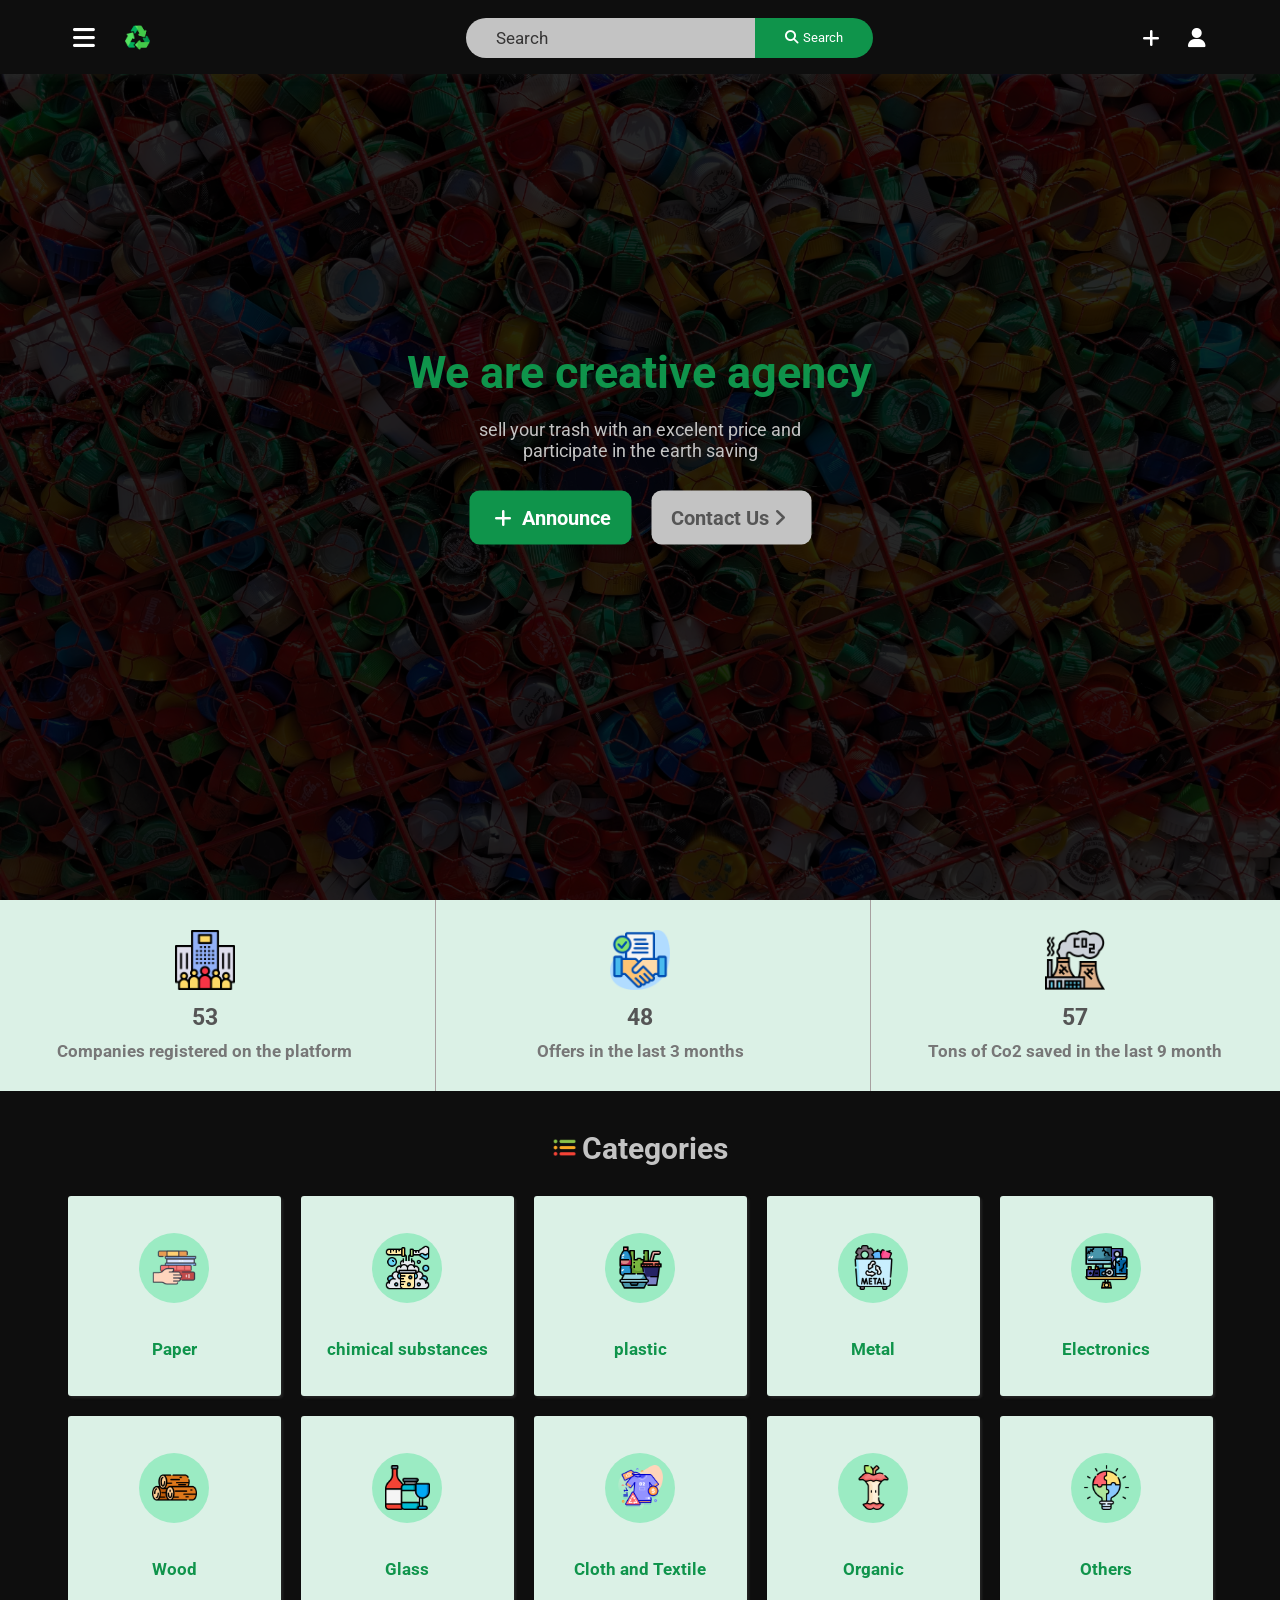
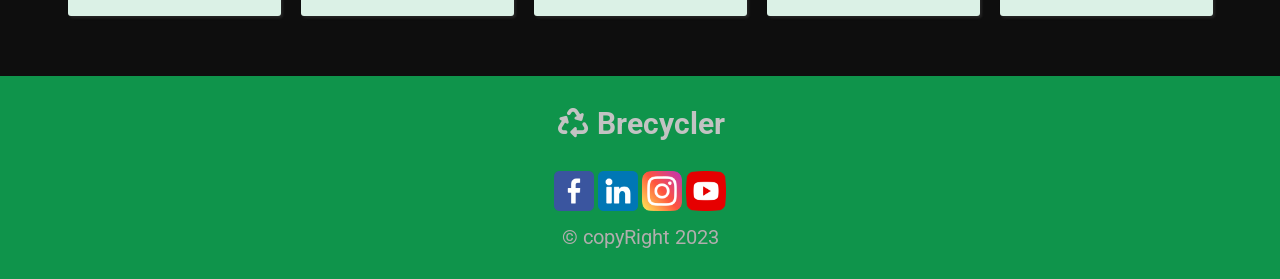
<file: index.html>
<!DOCTYPE html>
<html lang="en">
  <head>
    <meta charset="UTF-8" />
    <meta http-equiv="X-UA-Compatible" content="IE=edge" />
    <meta name="viewport" content="width=device-width, initial-scale=1.0" />
    <link rel="stylesheet" href="./Css/all.min.css" />
    <link rel="stylesheet" href="./Css/all.css" />
    <link rel="stylesheet" href="./Css/style.css" />
    <link rel="stylesheet" href="./Css/regular.css" />
    <link rel="preconnect" href="https://fonts.googleapis.com" />
    <link rel="preconnect" href="https://fonts.gstatic.com" crossorigin />
    <link href="https://fonts.googleapis.com/css2?family=Roboto:ital,wght@0,300;0,500;0,700;1,500;1,700&display=swap" rel="stylesheet">
    <link
      href="https://fonts.googleapis.com/css2?family=Cairo:wght@300;400;500;600;700;900&family=Jomhuria&family=Open+Sans:ital,wght@0,300;0,500;0,700;0,800;1,400;1,800&family=Poppins:ital,wght@0,200;0,500;0,700;0,800;1,100;1,300&family=Roboto:ital,wght@0,100;0,400;0,500;0,700;0,900;1,100;1,300;1,400;1,500;1,700&family=Work+Sans:ital,wght@0,100;0,300;0,400;0,500;1,500;1,700;1,900&display=swap"
      rel="stylesheet"
    />
    <link rel="icon" href="./Imeges/recycle-symbol.png" />
    <title>E-commerce</title>
  </head>
  <body>
       <div class="scrollUp">
         <i class="fa-solid fa-up-long"></i>
       </div>
    <section class="navabr">
      <nav class="nav">
        <div class="container">
          <div class="logo">
            <i class="fa-solid fa-bars" id="fa-bars"></i>
            <img src="./Imeges/recycle-symbol.png" alt="" />
          </div>
          <div class="search">
            <input id="Search" type="text" placeholder="Search" />
            <button>
              <i class="fa-sharp fa-solid fa-magnifying-glass"></i>Search
            </button>
          </div>
          <div class="left-Icons">
            <i
              id="fa-magnifying-glass"
              class="fa-sharp fa-solid fa-magnifying-glass"
            ></i>
           <a href="./newAnnounce.html"> <i class="fa-solid fa-plus"></i></a>
            <!-- <i class="fa-solid fa-cart-shopping"></i> -->
            <a href="./Sign up.html"><i class="fa-solid fa-user"></i></a>
          </div>
        </div>
        <!-- start list -->
        <div class="categoriesList" id="categoriesList">
          <div class="container">
            <div class="nav">
              <img src="./Imeges/recycle-symbol.png" alt="" />
              <i class="fa-solid fa-x"></i>
            </div>
            <div class="probCon">
              <ul class="prob" id="fa-magnifying-glass">
                <li>features</li>
                <li>
                  <i class="fa-solid fa-user-plus"></i> <a href="./Sign up.html">register</a>
                </li>
                <li>
                  <i class="fa-solid fa-plus"></i>
                  <a href="./newAnnounce.html">Add an announce</a>
                </li>
                <li class="search" id="fa-magnifying-glass">
                  <i class="fa-sharp fa-solid fa-magnifying-glass"></i>
                  <a id="fa-magnifying-glass" href="#fa-magnifying-glass"
                    >Search</a
                  >
                </li>
              </ul>
              <!-- <ul class="prob">
                <li>language</li>
                <li>English</li>
                <li>frensh</li>
                <li>arabic</li>
              </ul> -->
              <ul class="prob">
                <li>categories</li>
                <li>
            <i class="fa-sharp fa-solid fa-book"></i>
            <a href="./categories pages/Paper.html"> Paper </a>
          </li>
          <li>
            <i class="fa-solid fa-vial"></i>
            <a href="./categories pages/chimical.html"> chimical substances </a>
          </li>
          <li>
            <i class="fa-solid fa-flask"></i>
            <a href="./categories pages/plastic.html">plastic</a>
          </li>
          <li>
            <i class="fa-solid fa-hammer"></i>
            <a href="./categories pages/Metal.html">Metal </a>
          </li>
          <li>
            <i class="fa-solid fa-laptop"></i
            ><a href="./categories pages/Electronics.html">Electronics </a>
          </li>
          <li>
            <i class="fa-sharp fa-solid fa-tree"></i
            ><a href="./categories pages/Wood.html">Wood</a>
          </li>
          <li>
            <i class="fa-solid fa-champagne-glasses"></i>
            <a href="./categories pages/Glass.html">Glass</a>
          </li>
          <li>
            <i class="fa-sharp fa-solid fa-shirt"></i
            ><a href="./categories pages/Cloth.html">Cloth and Textile</a>
          </li>
          <li>
        <i class="fa-solid fa-dna"></i>
         <a href="./categories pages/Organic.html">Organic</a>
          </li>
          <li>
            <i class="fa-solid fa-wand-magic-sparkles"></i
            ><a href="./categories pages/Others.html">Others</a>
          </li>
              </ul>
              <ul class="prob">
                <li>Help and setting</li>
              
            
                <li><i class="fa-solid fa-message"></i><a href="./contactUs.html"> Contact Us</a></li>
              </ul>
            </div>
          </div>
        </div>
        <ul class="recomendation" id="recomendation">
          <h2>Search by category</h2>
          <div class="search">
            <input id="Search" type="text" placeholder="Search" />
            <button>
              <i class="fa-sharp fa-solid fa-magnifying-glass"></i>
              <p>Search</p>
            </button>
          </div>
          <li>
            <i class="fa-sharp fa-solid fa-book"></i>
            <a href="./categories pages/Paper.html"> Paper </a>
          </li>
          <li>
            <i class="fa-solid fa-vial"></i>
            <a href="./categories pages/chimical.html"> chimical substances </a>
          </li>
          <li>
            <i class="fa-solid fa-flask"></i>
            <a href="./categories pages/plastic.html">plastic</a>
          </li>
          <li>
            <i class="fa-solid fa-hammer"></i>
            <a href="./categories pages/Metal.html">Metal </a>
          </li>
          <li>
            <i class="fa-solid fa-laptop"></i
            ><a href="./categories pages/Electronics.html">Electronics </a>
          </li>
          <li>
            <i class="fa-sharp fa-solid fa-tree"></i
            ><a href="./categories pages/Wood.html">Wood</a>
          </li>
          <li>
            <i class="fa-solid fa-champagne-glasses"></i>
            <a href="./categories pages/Glass.html">Glass</a>
          </li>
          <li>
            <i class="fa-sharp fa-solid fa-shirt"></i
            ><a href="./categories pages/Cloth.html">Cloth and Textile</a>
          </li>
          <li>
        <i class="fa-solid fa-dna"></i>
         <a href="./categories pages/Organic.html">Organic</a>
          </li>
          <li>
            <i class="fa-solid fa-wand-magic-sparkles"></i
            ><a href="./categories pages/Others.html">Others</a>
          </li>
        </ul>
      </nav>
    </section>
    <!-- End navBAr -->
    <!-- Start landing page -->
    <div class="landing">
      <div class="container">
        <div class="info">
          <h2></h2>
          <p class="description">
            sell your trash with an excelent price and participate in the earth
            saving
          </p>
          <div class="btn">
            <button class="buy">
            <i class="fa-solid fa-plus"></i> <a href="./newAnnounce.html">Announce</a>
            </button>
            <button class="more">
              <a href="./contactUs.html">Contact Us</a
              ><i class="fa-solid fa-angle-right"></i>
            </button>
          </div>
        </div>
      </div>
    </div>
    <!-- End landing page -->
    <!-- start state -->
    <section class="stat" id="statistic">
       
        <div class="box">
          <img src="Imeges/enterprise.png" alt="">
          <h5 data-goal="114">00</h5>
          <p> Companies registered on the platform </p>
        </div>
         <div class="box">
          <img src="./Imeges/deals.png" alt="">
          
          <h5 data-goal="97">00</h5>
          <p>Offers in the last 3 months </p>
        </div>
        <div class="box">
        <img src="./Imeges/carbon-dioxide.png" alt="">
          <h5 data-goal="122">00</h5>
          <p> Tons of Co2 saved in the last 9 month</p>
        </div>

    </section>
    <!-- end state -->
    <!-- start mainPage -->
    <section class="categoriesDEsc" id="categories">
      <div class="title">
        <img src="./Imeges/category.png" alt="">
        <h2> Categories</h2>
      </div>
      <div class="container">
       <a href="./categories pages/Paper.html" class="box">
          <div class="iconCr">
            <!-- <i class="fa-sharp fa-solid fa-book"></i> -->
            <img src="./Imeges/delivering.png" alt="">
          </div>
            <p>Paper</p>
        </a>
       <a href="./categories pages/chimical.html" class="box">
          <div class="iconCr">
           <!-- <i class="fa-solid fa-vial"></i> -->
           <img src="./Imeges/chemical-reaction.png" alt="">
          </div>
            <p>chimical substances</p>
        </a>
       <a href="./categories pages/plastic.html" class="box">
          <div class="iconCr">
        <img src="./Imeges/plastic.png" alt="">
          </div>
            <p>plastic</p>
        </a>
       <a href="./categories pages/Metal.html" class="box">

          <div class="iconCr">
         <!-- <i class="fa-solid fa-hammer"></i> -->
         <img src="./Imeges/metal.png" alt="">
          </div>
            <p>Metal</p>
        </a>
       <a href="./categories pages/Electronics.html" class="box">
          <div class="iconCr">
              <!-- <i class="fa-solid fa-laptop"></i >  -->
                <img src="./Imeges/electronic-devices.png" alt="">
                       </div>
            <p>Electronics</p>
        </a>
       <a href="./categories pages/Wood.html" class="box">
          <div class="iconCr">
           <!-- <i class="fa-sharp fa-solid fa-tree"></i> -->
           <img src="./Imeges/wood.png" alt="">
          </div>
            <p>Wood</p>
        </a>
       <a href="./categories pages/Glass.html" class="box">
          <div class="iconCr">
              <!-- <i class="fa-solid fa-champagne-glasses"></i> -->
              <img src="./Imeges/bottles.png" alt="">
          </div>
            <p>Glass</p>
        </a>
       <a href="./categories pages/Cloth.html" class="box">
          <div class="iconCr">
            <!-- <i class="fa-sharp fa-solid fa-shirt"></i> -->
            <img src="./Imeges/recycle.png" alt="">
          </div>
            <p>Cloth and Textile</p>
        </a>
       
       <a href="./categories pages/Organic.html" class="box">
          <div class="iconCr">
        <!-- <i class="fa-solid fa-dna"></i> -->
        <img src="./Imeges/apple.png" alt="">
          </div>
            <p>Organic</p>
        </a>
        <a href="./categories pages/Others.html" class="box">
          <div class="iconCr">
            <!-- <i class="fa-solid fa-wand-magic-sparkles"></i> -->
            <img src="./Imeges/puzzle.png" alt="">
          </div>
            <p>Others</p>
        </a>
      </div>
    </section>
    <!-- End mainPage -->
       <footer>
      <h3><i class="fa-solid fa-recycle"></i> <span>B</span>recycl<span>er</span></h3>
      	<div class="social">
				<a href="">	<img src="./Imeges/facebook.png" alt=""></a>
        <a href=""><img src="./Imeges/linkedin.png" alt=""></a>
       <a href=""> <img src="./Imeges/instagram.png" alt=""></a>
          <a href="">  <img src="./Imeges/youtube.png" alt=""></a>

				</div>
      <p>&copy; copyRight 2023</p>
    </footer>
    <!-- End footer  -->
    <script src="./main.js" ></script>

  </body>
</html>
</file>
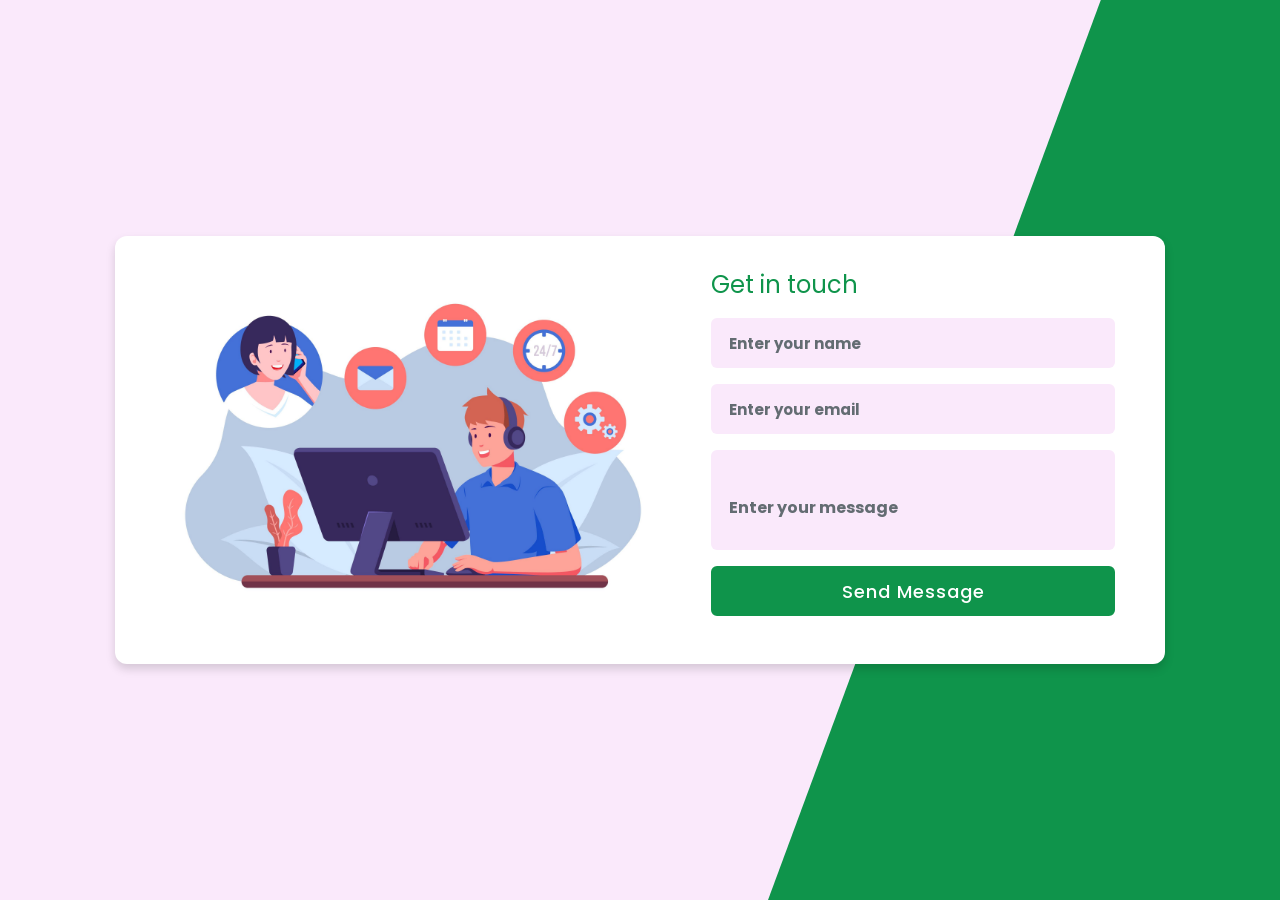
<file: contactUs.html>
<!DOCTYPE html>
<html lang="en">
<head>
    <meta charset="UTF-8">
    <meta http-equiv="X-UA-Compatible" content="IE=edge">
    <meta name="viewport" content="width=device-width, initial-scale=1.0">
    <title>Contact</title>
     <link rel="stylesheet" href="./Css/all.min.css" />
    <link rel="stylesheet" href="./Css/all.css" />
    <link rel="stylesheet" href="./contact.css" />
    <link rel="stylesheet" href="./Css/regular.css" />
    <link rel="preconnect" href="https://fonts.googleapis.com" />
    <link rel="preconnect" href="https://fonts.gstatic.com" crossorigin />
    <link href="https://fonts.googleapis.com/css2?family=Roboto:ital,wght@0,300;0,500;0,700;1,500;1,700&display=swap" rel="stylesheet">
    <link
      href="https://fonts.googleapis.com/css2?family=Cairo:wght@300;400;500;600;700;900&family=Jomhuria&family=Open+Sans:ital,wght@0,300;0,500;0,700;0,800;1,400;1,800&family=Poppins:ital,wght@0,200;0,500;0,700;0,800;1,100;1,300&family=Roboto:ital,wght@0,100;0,400;0,500;0,700;0,900;1,100;1,300;1,400;1,500;1,700&family=Work+Sans:ital,wght@0,100;0,300;0,400;0,500;1,500;1,700;1,900&display=swap"
      rel="stylesheet"
    />
    <script src="./contact.js" defer></script>
</head>
<body>
   
    <!-- Start contact us  -->
    <div class="container">
    <div class="content">
      <div class="image-box">
      <img src="./Imeges/5127314.jpg" alt=""> 
      </div>
      <div class="overlay"></div>
      <div class="alert" data-name="contact">
        <nav>Brecycler </nav>
        <div class="rapper">
          <div class="info">
          <span>your message has been sent </span>
        <i class="fa-sharp fa-solid fa-circle-check"></i>
        </div>
        </div>
        <a href="./index.html">close</a>
      </div>
     
    <form action="#">
      <div class="topic">Get in touch</div>
      <div class="input-box">
        <input type="text" required>
        <label>Enter your name</label>
      </div>
      <div class="input-box">
        <input type="email" class="email" required>
        <label>Enter your email</label>
      </div>
      <div class="message-box">
        <textarea required ></textarea>
        <label>Enter your message</label>
        
      </div>
      <div class="input-box">
        <input class="openAlert" type="submit" value="Send Message" data-name="contact">
      </div>
    </form>
  </div>
  </div>
  
</body>
</html>
</file>
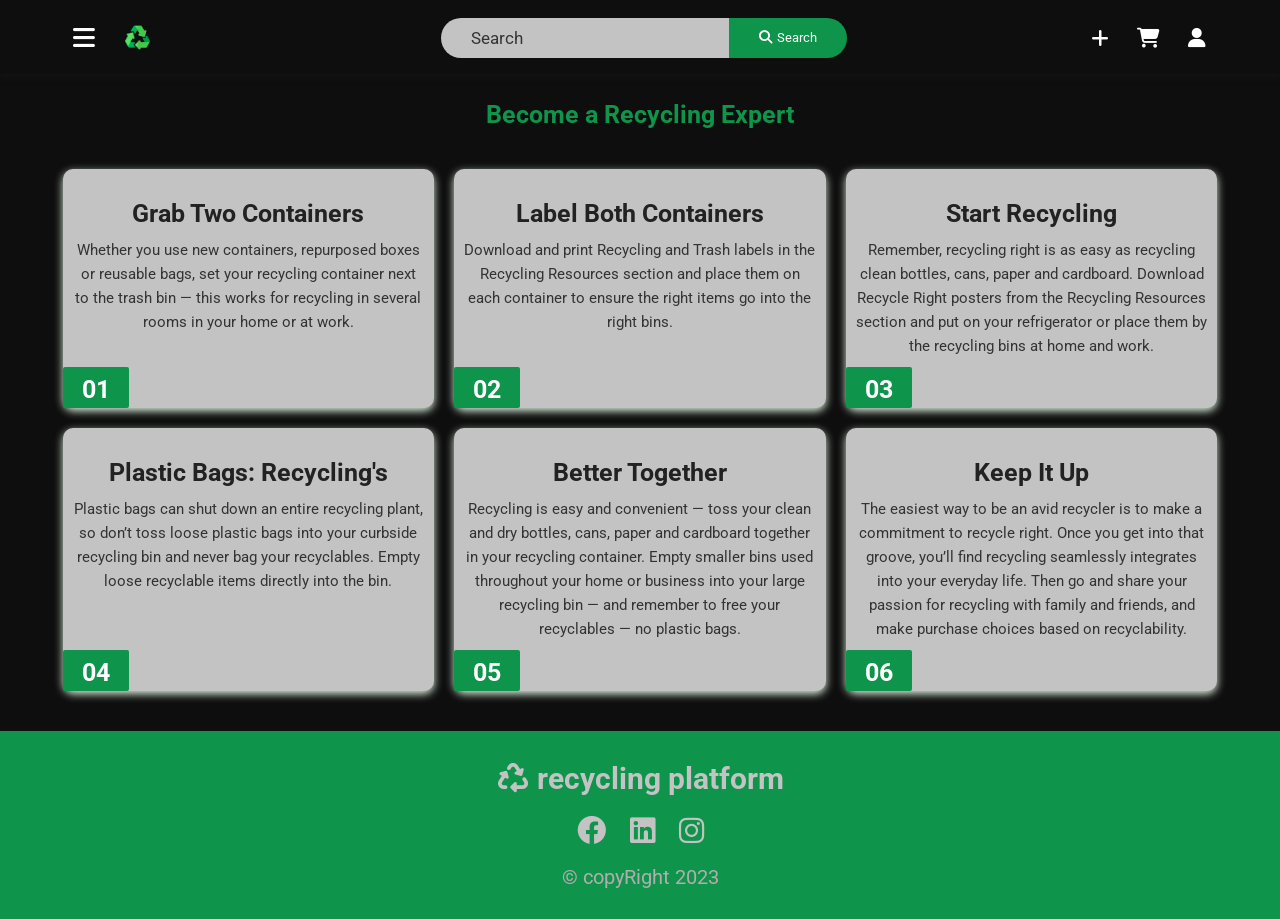
<file: learnMore.html>
<!DOCTYPE html>
<html lang="en">
  <head>
    <meta charset="UTF-8" />
    <meta http-equiv="X-UA-Compatible" content="IE=edge" />
    <meta name="viewport" content="width=device-width, initial-scale=1.0" />
    <link rel="stylesheet" href="./Css/all.min.css" />
    <link rel="stylesheet" href="./Css/style.css" />
    <link rel="preconnect" href="https://fonts.googleapis.com" />
    <link rel="preconnect" href="https://fonts.gstatic.com" crossorigin />
    <link
      href="https://fonts.googleapis.com/css2?family=Cairo:wght@300;400;500;600;700;900&family=Jomhuria&family=Open+Sans:ital,wght@0,300;0,500;0,700;0,800;1,400;1,800&family=Poppins:ital,wght@0,200;0,500;0,700;0,800;1,100;1,300&family=Roboto:ital,wght@0,100;0,400;0,500;0,700;0,900;1,100;1,300;1,400;1,500;1,700&family=Work+Sans:ital,wght@0,100;0,300;0,400;0,500;1,500;1,700;1,900&display=swap"
      rel="stylesheet"
    />
    <link rel="icon" href="./Imeges/recycle-symbol.png">
    <title>  recycle expert </title>
    <script src="main.js" defer></script>
  </head>
  <body>
    <section class="navabr">
      <nav class="nav">
        <div class="container">
          <div class="logo">
            <i class="fa-solid fa-bars" id="fa-bars"></i>
            <img src="./Imeges/recycle-symbol.png" alt="" />
          </div>
          <div class="search">
            <input id="Search" type="text" placeholder="Search" />

            <button>
              <i class="fa-sharp fa-solid fa-magnifying-glass"></i>Search
            </button>
          </div>
          <div class="left-Icons">
            <i
              id="fa-magnifying-glass"
              class="fa-sharp fa-solid fa-magnifying-glass"
            ></i>
            <i class="fa-solid fa-plus"></i>
            <i class="fa-solid fa-cart-shopping"></i>
            <i class="fa-solid fa-user"></i>
          </div>
        </div>
        <!-- start list -->
        <div class="categoriesList" id="categoriesList">
          <div class="container">
            <div class="nav">
              <img src="./Imeges/recycle-symbol.png" alt="" />
              <i class="fa-solid fa-x"></i>
            </div>
            <div class="probCon">
              <ul class="prob" id="fa-magnifying-glass">
                <li>features</li>
                <li>
                  <i class="fa-solid fa-moon"></i> <a href="">dark Mode</a>
                </li>
                <li>
                  <i class="fa-solid fa-user-plus"></i> <a href="">register</a>
                </li>
                <li>
                  <i class="fa-solid fa-plus"></i>
                  <a href="">Add an announce</a>
                </li>
                <li class="search" id="fa-magnifying-glass">
                  <i class="fa-sharp fa-solid fa-magnifying-glass"></i>
                  <a id="fa-magnifying-glass" href="#fa-magnifying-glass"
                    >Search</a
                  >
                </li>
              </ul>
              <ul class="prob">
                <li>language</li>
                <li>English</li>
                <li>frensh</li>
                <li>arabic</li>
              </ul>
              <ul class="prob">
                <li>categories</li>
                <li>
                  <i class="fa-sharp fa-solid fa-book"></i>
                  <a href="#Paper">Wasted Paper </a>
                </li>
                <li>
                  <i class="fa-solid fa-flask"></i>
                  <a href="#plastic">plastic Recycling</a>
                </li>
                <li>
                  <i class="fa-solid fa-hammer"></i>
                  <a href="#Metal">Metal Recycling</a>
                </li>
                <li>
                  <i class="fa-solid fa-laptop"></i
                  ><a href="#Electronics">Electronics Recycling</a>
                </li>
                <li>
                  <i class="fa-sharp fa-solid fa-tree"></i
                  ><a href="#Wood">Wood Recycling</a>
                </li>
                <li>
                  <i class="fa-solid fa-champagne-glasses"></i>
                  <a href="#Glass">Glass Recycling</a>
                </li>
                <li>
                  <i class="fa-sharp fa-solid fa-shirt"></i
                  ><a href="#Cloth">Cloth and Textile</a>
                </li>
                <li>
                  <i class="fa-solid fa-wand-magic-sparkles"></i
                  ><a href="#Others">Others</a>
                </li>
              </ul>
              <ul class="prob">
                <li>Help and setting</li>
                <li>
                  <a href="./learnMore.html">Become a Recycling Expert</a>
                </li>
                <li><a href="">do you have a problem?</a></li>
                <li><a href="">Contact Us </a></li>
              </ul>
            </div>
          </div>
        </div>
        <ul class="recomendation" id="recomendation">
          <h2>Search by category</h2>
          <div class="search">
            <input id="Search" type="text" placeholder="Search" />
            <button>
              <i class="fa-sharp fa-solid fa-magnifying-glass"></i>
              <p>Search</p>
            </button>
          </div>
          <li>
            <i class="fa-sharp fa-solid fa-book"></i>
            <a href="#Paper">Wasted Paper </a>
          </li>
          <li>
            <i class="fa-solid fa-flask"></i>
            <a href="#plastic">plastic Recycling</a>
          </li>
          <li>
            <i class="fa-solid fa-hammer"></i>
            <a href="#Metal">Metal Recycling</a>
          </li>
          <li>
            <i class="fa-solid fa-laptop"></i
            ><a href="#Electronics">Electronics Recycling</a>
          </li>
          <li>
            <i class="fa-sharp fa-solid fa-tree"></i
            ><a href="#Wood">Wood Recycling</a>
          </li>
          <li>
            <i class="fa-solid fa-champagne-glasses"></i>
            <a href="#Glass">Glass Recycling</a>
          </li>
          <li>
            <i class="fa-sharp fa-solid fa-shirt"></i
            ><a href="#Cloth">Cloth and Textile</a>
          </li>
          <li>
            <i class="fa-solid fa-wand-magic-sparkles"></i
            ><a href="#Others">Others</a>
          </li>
        </ul>
      </nav>
    </section>
    <!-- End navBAr -->
    <!-- Start recycle right  -->
    <section class="recycleRight">
      <h2>Become a Recycling Expert</h2>
      <div class="container">
        <div class="box">
          <div class="animation1"></div>
          <h3>Grab Two Containers</h3>
          <p>
            Whether you use new containers, repurposed boxes or reusable bags,
            set your recycling container next to the trash bin — this works for
            recycling in several rooms in your home or at work.
          </p>
          <div class="details"></div>
        </div>
        <div class="box">
          <div class="animation1"></div>
          <h3>Label Both Containers</h3>
          <p>
            Download and print Recycling and Trash labels in the Recycling
            Resources section and place them on each container to ensure the
            right items go into the right bins.
          </p>
          <div class="details"></div>
        </div>
        <div class="box">
          <div class="animation1"></div>
          <h3>Start Recycling</h3>
          <p>
            Remember, recycling right is as easy as recycling clean bottles,
            cans, paper and cardboard. Download Recycle Right posters from the
            Recycling Resources section and put on your refrigerator or place
            them by the recycling bins at home and work.
          </p>
          <div class="details"></div>
        </div>
        <div class="box">
          <div class="animation1"></div>
          <h3>Plastic Bags: Recycling's</h3>
          <p>
            Plastic bags can shut down an entire recycling plant, so don’t toss
            loose plastic bags into your curbside recycling bin and never bag
            your recyclables. Empty loose recyclable items directly into the
            bin.
          </p>
          <div class="details"></div>
        </div>
        <div class="box">
          <div class="animation1"></div>
          <h3>Better Together</h3>
          <p>
            Recycling is easy and convenient — toss your clean and dry bottles,
            cans, paper and cardboard together in your recycling container.
            Empty smaller bins used throughout your home or business into your
            large recycling bin — and remember to free your recyclables — no
            plastic bags.
          </p>
          <div class="details"></div>
        </div>
        <div class="box">
          <div class="animation1"></div>
          <h3>Keep It Up</h3>
          <p>
            The easiest way to be an avid recycler is to make a commitment to
            recycle right. Once you get into that groove, you’ll find recycling
            seamlessly integrates into your everyday life. Then go and share
            your passion for recycling with family and friends, and make
            purchase choices based on recyclability.
          </p>
          <div class="details"></div>
        </div>
      </div>
    </section>
    <!-- end recycle right  -->
       <!-- start footer  -->
    <footer>
      <h3> <i class="fa-solid fa-recycle"></i> recycling platform</h3>
      <div class="social">
        <i class="fa-brands fa-facebook"></i>
        <i class="fa-brands fa-linkedin"></i>
        <i class="fa-brands fa-instagram"></i>
      </div>
      <p>&copy; copyRight 2023</p>
    </footer>
    <!-- End footer  -->
  </body>
</html>
</file>
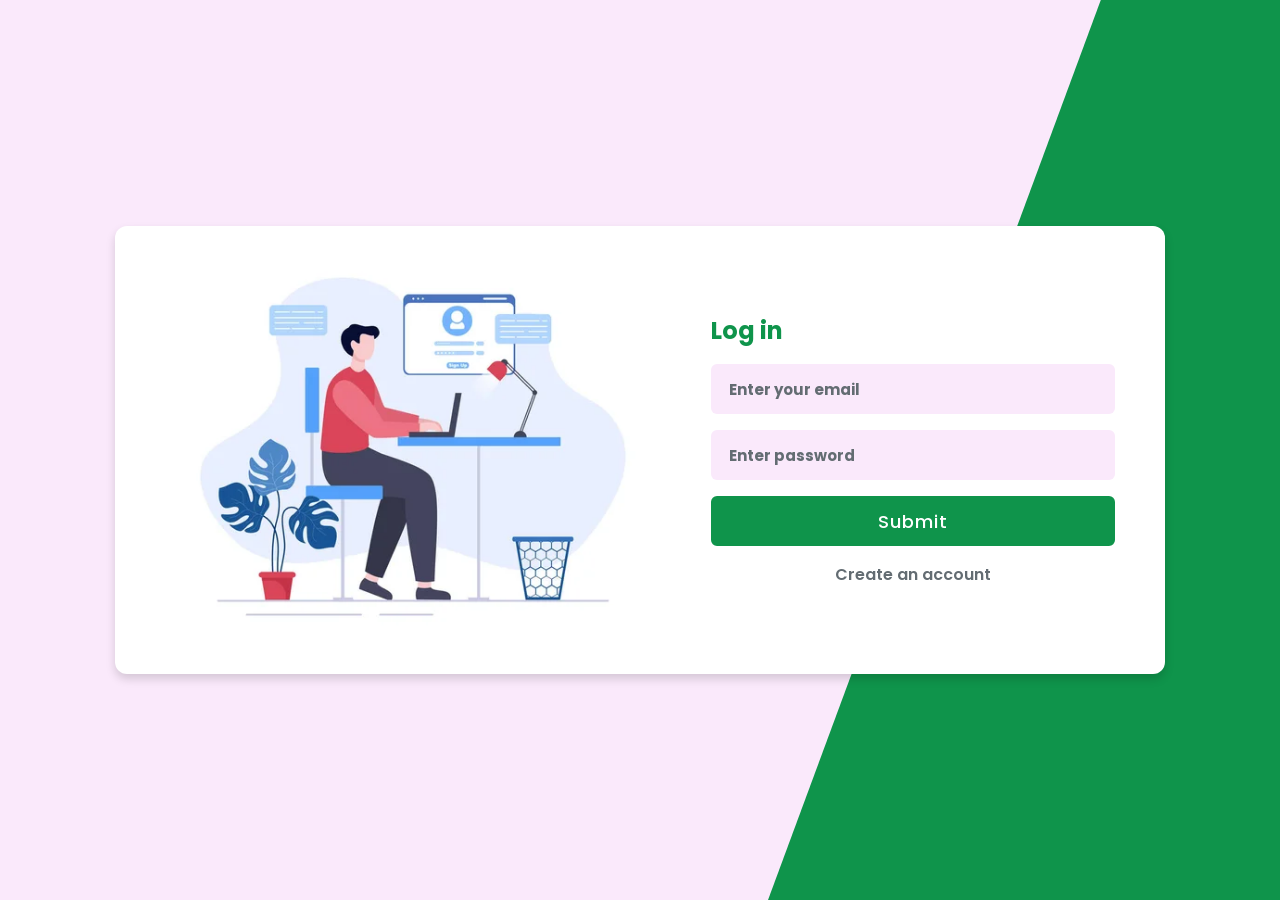
<file: log in.html>
<!DOCTYPE html>
<html lang="en">
<head>
    <meta charset="UTF-8">
    <meta http-equiv="X-UA-Compatible" content="IE=edge">
    <meta name="viewport" content="width=device-width, initial-scale=1.0">
    <title>Contact</title>
     <link rel="stylesheet" href="./Css/all.min.css" />
    <link rel="stylesheet" href="./Css/all.css" />
    <link rel="stylesheet" href="./contact.css" />
    <link rel="stylesheet" href="./Css/regular.css" />
    <link rel="preconnect" href="https://fonts.googleapis.com" />
    <link rel="preconnect" href="https://fonts.gstatic.com" crossorigin />
    <link href="https://fonts.googleapis.com/css2?family=Roboto:ital,wght@0,300;0,500;0,700;1,500;1,700&display=swap" rel="stylesheet">
    <link
      href="https://fonts.googleapis.com/css2?family=Cairo:wght@300;400;500;600;700;900&family=Jomhuria&family=Open+Sans:ital,wght@0,300;0,500;0,700;0,800;1,400;1,800&family=Poppins:ital,wght@0,200;0,500;0,700;0,800;1,100;1,300&family=Roboto:ital,wght@0,100;0,400;0,500;0,700;0,900;1,100;1,300;1,400;1,500;1,700&family=Work+Sans:ital,wght@0,100;0,300;0,400;0,500;1,500;1,700;1,900&display=swap"
      rel="stylesheet"
    />
    <script src="./singUp.js" defer></script>
</head>
<body>
   
    <!-- Start contact us  -->
    <div class="container">
    <div class="content">
      <div class="image-box">
      <img src="./Imeges/depositphotos_515228796-stock-illustration-online-registration-sign-login-account.webp" alt=""> 
      </div>
     
     
    <form action="#">
      <h2 class="topic">Log in</h2>
      <div class="input-box">
        <input class="email" type="email" required>
        <label>Enter your email</label>
      </div>
      <div class="input-box">
        <input type="password" required>
        <label>Enter password</label>
      </div>
      <div class="input-box">
        <input class="openAlert" type="submit" value="Submit" data-name="contact">
      </div>
      <a href="./Sign up.html" class="alreadyHaveAco"> Create an account</a>
    </form>
  </div>
  </div>
  
</body>
</html>
</file>
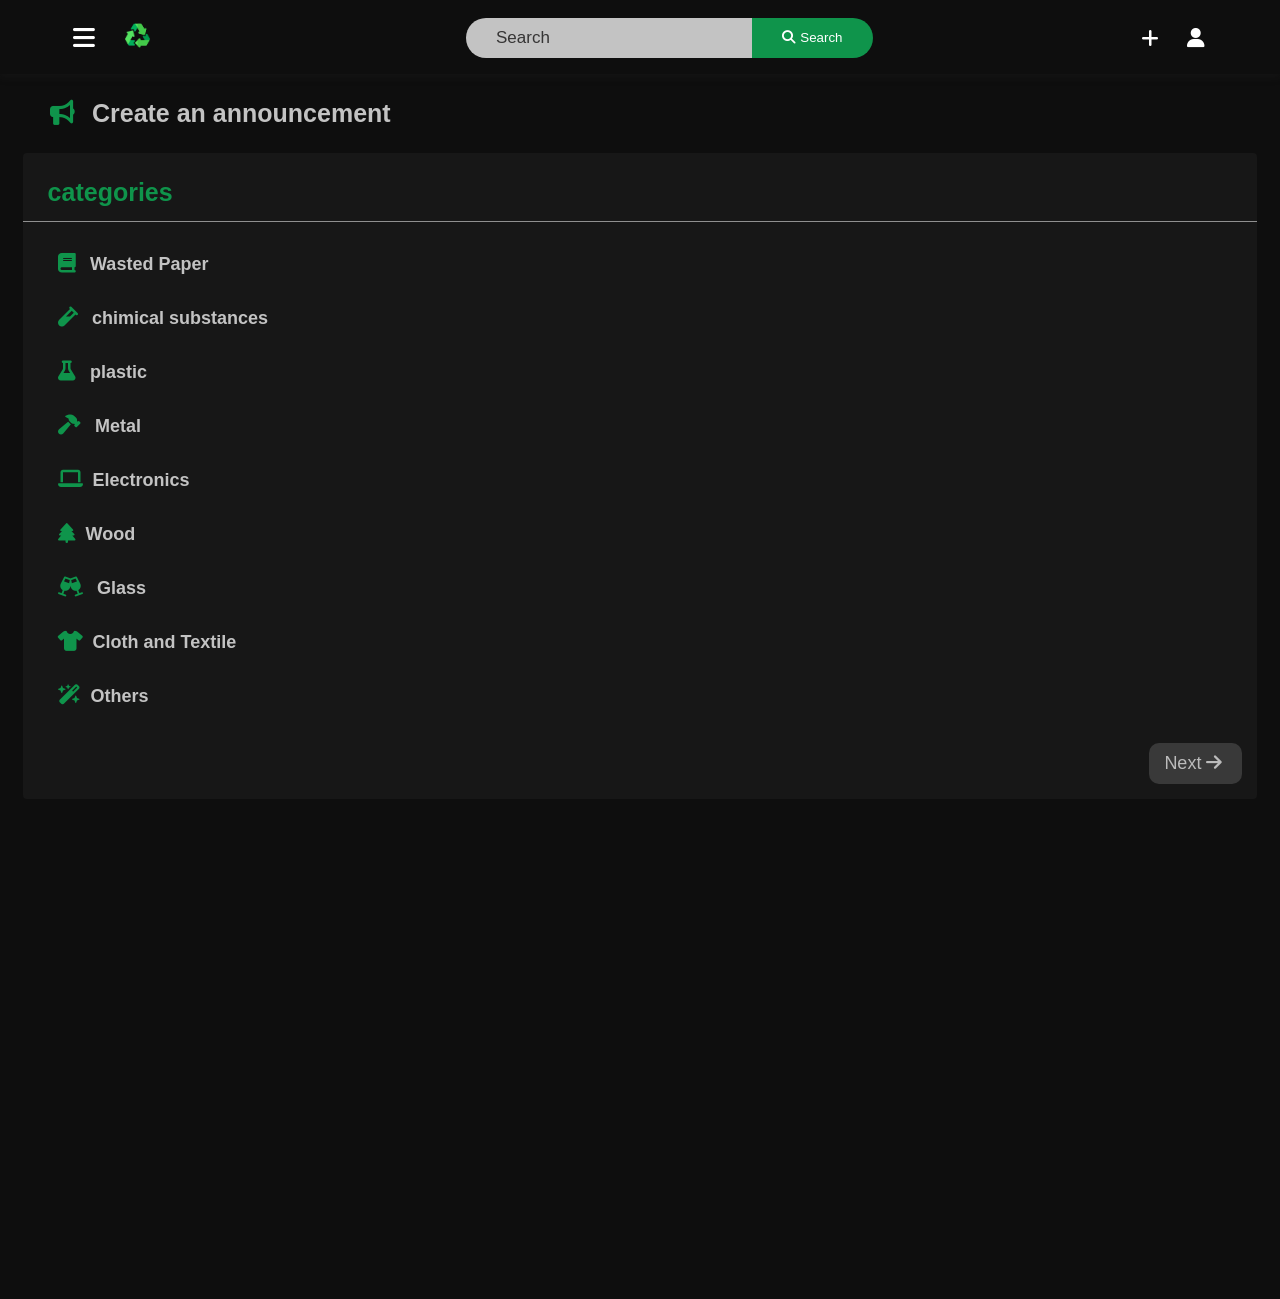
<file: newAnnounce.html>
<!DOCTYPE html>
<html lang="en">
<head>
    <meta charset="UTF-8">
    <meta http-equiv="X-UA-Compatible" content="IE=edge">
    <meta name="viewport" content="width=device-width, initial-scale=1.0">
    <link rel="stylesheet" href="./Css/style.css">
    <link rel="stylesheet" href="./Css/all.css">
    <title>New announce</title>
</head>
<body>
      <section class="navabr">
      <nav class="nav">
        <div class="container">
          <div class="logo">
            <i class="fa-solid fa-bars" id="fa-bars"></i>
          <a href="./index.html">
              <img src="./Imeges/recycle-symbol.png" alt="" />
          </a>
          </div>
          <div class="search">
            <input id="Search" type="text" placeholder="Search" />
            <button>
              <i class="fa-sharp fa-solid fa-magnifying-glass"></i>Search
            </button>
          </div>
          <div class="left-Icons">
            <i
              id="fa-magnifying-glass"
              class="fa-sharp fa-solid fa-magnifying-glass"
            ></i>
           <a href="./newAnnounce.html"> <i class="fa-solid fa-plus"></i></a>
            <!-- <i class="fa-solid fa-cart-shopping"></i> -->
            <a href="./Sign up.html"><i class="fa-solid fa-user"></i></a>
          </div>
        </div>
        <!-- start list -->
        <div class="categoriesList" id="categoriesList">
          <div class="container">
            <div class="nav">
              <img src="./Imeges/recycle-symbol.png" alt="" />
              <i class="fa-solid fa-x"></i>
            </div>
            <div class="probCon">
              <ul class="prob" id="fa-magnifying-glass">
                <li>features</li>
                <li>
                  <i class="fa-solid fa-user-plus"></i> <a href="./Sign up.html">register</a>
                </li>
                <li>
                  <i class="fa-solid fa-plus"></i>
                  <a href="./newAnnounce.html">Add an announce</a>
                </li>
                <li class="search" id="fa-magnifying-glass">
                  <i class="fa-sharp fa-solid fa-magnifying-glass"></i>
                  <a id="fa-magnifying-glass" href="#fa-magnifying-glass"
                    >Search</a
                  >
                </li>
              </ul>
              <!-- <ul class="prob">
                <li>language</li>
                <li>English</li>
                <li>frensh</li>
                <li>arabic</li>
              </ul> -->
              <ul class="prob">
                <li>categories</li>
                <li>
            <i class="fa-sharp fa-solid fa-book"></i>
            <a href="./categories pages/Paper.html"> Paper </a>
          </li>
          <li>
            <i class="fa-solid fa-vial"></i>
            <a href="./categories pages/chimical.html"> chimical substances </a>
          </li>
          <li>
            <i class="fa-solid fa-flask"></i>
            <a href="./categories pages/plastic.html">plastic</a>
          </li>
          <li>
            <i class="fa-solid fa-hammer"></i>
            <a href="./categories pages/Metal.html">Metal </a>
          </li>
          <li>
            <i class="fa-solid fa-laptop"></i
            ><a href="./categories pages/Electronics.html">Electronics </a>
          </li>
          <li>
            <i class="fa-sharp fa-solid fa-tree"></i
            ><a href="./categories pages/Wood.html">Wood</a>
          </li>
          <li>
            <i class="fa-solid fa-champagne-glasses"></i>
            <a href="./categories pages/Glass.html">Glass</a>
          </li>
          <li>
            <i class="fa-sharp fa-solid fa-shirt"></i
            ><a href="./categories pages/Cloth.html">Cloth and Textile</a>
          </li>
          <li>
        <i class="fa-solid fa-dna"></i>
         <a href="./categories pages/Organic.html">Organic</a>
          </li>
          <li>
            <i class="fa-solid fa-wand-magic-sparkles"></i
            ><a href="./categories pages/Others.html">Others</a>
          </li>
              </ul>
              <ul class="prob">
                <li>Help and setting</li>
                <li>
                  <a href="./learnMore.html">Become a Recycling Expert</a>
                </li>
                <li><a href="">do you have a problem?</a></li>
                <li><a href="./contactUs.html">Contact Us </a></li>
              </ul>
            </div>
          </div>
        </div>
        <ul class="recomendation" id="recomendation">
          <h2>Search by category</h2>
          <div class="search">
            <input id="Search" type="text" placeholder="Search" />
            <button>
              <i class="fa-sharp fa-solid fa-magnifying-glass"></i>
              <p>Search</p>
            </button>
          </div>
          <li>
            <i class="fa-sharp fa-solid fa-book"></i>
            <a href="./categories pages/Paper.html"> Paper </a>
          </li>
          <li>
            <i class="fa-solid fa-vial"></i>
            <a href="./categories pages/chimical.html"> chimical substances </a>
          </li>
          <li>
            <i class="fa-solid fa-flask"></i>
            <a href="./categories pages/plastic.html">plastic</a>
          </li>
          <li>
            <i class="fa-solid fa-hammer"></i>
            <a href="./categories pages/Metal.html">Metal </a>
          </li>
          <li>
            <i class="fa-solid fa-laptop"></i
            ><a href="./categories pages/Electronics.html">Electronics </a>
          </li>
          <li>
            <i class="fa-sharp fa-solid fa-tree"></i
            ><a href="./categories pages/Wood.html">Wood</a>
          </li>
          <li>
            <i class="fa-solid fa-champagne-glasses"></i>
            <a href="./categories pages/Glass.html">Glass</a>
          </li>
          <li>
            <i class="fa-sharp fa-solid fa-shirt"></i
            ><a href="./categories pages/Cloth.html">Cloth and Textile</a>
          </li>
          <li>
        <i class="fa-solid fa-dna"></i>
         <a href="./categories pages/Organic.html">Organic</a>
          </li>
          <li>
            <i class="fa-solid fa-wand-magic-sparkles"></i
            ><a href="./categories pages/Others.html">Others</a>
          </li>
        </ul>
      </nav>
    </section>
    <section class="new-announcement">
      <div class="overlay"></div>
     <div class="alert" data-name="contact">
        <nav>Brecycler </nav>
        <div>
          <div class="info">
          <span>your announcement has been added </span>
        <i class="fa-sharp fa-solid fa-circle-check"></i>
        </div>
        </div>
        <a href="./index.html">close</a>
      </div>
        <div class="container">
            <h2><i class="fa-solid fa-bullhorn"></i> Create an announcement</h2>
           
              <ul class="box categories activeCenter"> 
                <h3> categories</h3>
                 <li class="first" data-category = "Paper">
                  <i class="fa-solid fa-book"></i>
                  <a href="#Paper">Wasted Paper </a>
                </li>
                <li data-category = "chimical substances">
                  <i class="fa-solid fa-vial"></i>
                  <a href="#chimical"> chimical substances </a>
                </li>
                <li data-category = "plastic">
                  <i class="fa-solid fa-flask"></i>
                  <a href="#plastic">plastic </a>
                </li>
                <li data-category = "Metal">
                  <i class="fa-solid fa-hammer"></i>
                  <a href="#Metal">Metal </a>
                </li>
                <li data-category = "Electronics">
                  <i class="fa-solid fa-laptop"></i
                  ><a href="#Electronics">Electronics </a>
                </li>
                <li data-category = "Wood">
                  <i class="fa-sharp fa-solid fa-tree"></i
                  ><a href="#Wood">Wood </a>
                </li>
                <li data-category = "Glass">
                  <i class="fa-solid fa-champagne-glasses"></i>
                  <a href="#Glass">Glass </a>
                </li>
                <li data-category = "Cloth and Textile">
                  <i class="fa-sharp fa-solid fa-shirt"></i
                  ><a href="#Cloth">Cloth and Textile</a>
                </li>
                <li data-category = "Others">
                  <i class="fa-solid fa-wand-magic-sparkles"></i
                  ><a href="#Others">Others</a>
                </li>
                     <div class="btns">
                <button class="Return"> <i class="fa-solid fa-arrow-left"></i> Return</button>
                <button class="next">Next<i class="fa-solid fa-arrow-right"></i></button>
            </div>
            </ul>
            <ul class="box Description"> 
                <h3> Description</h3>
                 <p class="category">category : <span class="category-choise">Cloth and Textile</span></p>
                 <h4>  <i class="fa-solid fa-message"></i>details</h4>
                 <form action="">
                     <h5>title</h5>
                     <input id="title" type="text" placeholder="title">
            <h5>amount unit</h5>
                       <div id = "on" class="custemoption" data-option ="amountUnit">
           <div class="amountUnit optionHeader"  id = "on" data-option ="amountUnit">
             <p>price type</p>
            <i data-option ="amountUnit" id="on" class="fa-sharp fa-solid fa-chevron-down"></i>
           </div>
           <ul class="on" data-option ="amountUnit" >
             <li>Kg</li>
             <li>Ton</li>
             <li> m3</li>
           </ul>
         </div>
                     <h5>amount</h5>
                     <label class="amountKg" for="amount">Kg</label>
                
                     <input id="amount" type="number" placeholder="amount" class="amount">
                     <h4><i class="fa-solid fa-pen-to-square"></i>description</h4>
                     <textarea placeholder="description" name="" id="" cols="30" rows="10"></textarea>
                 </form>
                     <div class="btns">
                <button class="Return"> <i class="fa-solid fa-arrow-left"></i> Return</button>
                <button class="next">Next<i class="fa-solid fa-arrow-right"></i></button>
            </div>
            </ul>
            <ul class="box price"> 
                <h3> price</h3>
                <form action="">
                    <h5>price</h5>
                    <label class="priceDA" for="price">DZA</label>
                <input id="price" type="number" class="price" placeholder="price" required>
                <!-- jygjf -->
                 <h5>type of currency</h5>
                 <div id = "on" class="custemoption" data-option ="currency">
                   <div class="optionCurrency optionHeader"  id = "on">
                     <p>Currency</p>
                     <i data-option ="currency" id="on" class="fa-sharp fa-solid fa-chevron-down"></i>
                    </div>
                    <ul class="on currency"  data-option ="currency" >
                      <li>AED</li>
                      <li>AUD</li>
                      <li>BRL</li>
                      <li>CAD</li>
                      <li>CHF</li>
                      <li>CNY</li>
                      <li>CZK</li>
                      <li>DKK</li>
                      <li>DZD</li>
                     <li>EGP</li>
                     <li>EUR</li>
                     <li>GBP</li>
                     <li>HKD</li>
                     <li>ILS</li>
                     <li>INR</li>
                     <li>JPY</li>
                     <li>KRW</li>
                     <li>MAD</li>
                     <li>MXN</li>
                     <li>NOK</li>
                     <li>NZD</li>
                     <li>PLN</li>
                     <li>QAR</li>
                     <li>RON</li>
                     <li>RUB</li>
                     <li>SAR</li>
                     <li>SEK</li>
                     <li>SGD</li>
                     <li>TND</li>
                     <li>TRY</li>
                      <li>USD</li>
                      <Li>yuan</Li>
           
           </ul>
         </div>
                <!-- hvmjfhgdngf -->
                <h5>type of offer</h5>
                <div id = "on" class="custemoption" data-option ="price">
           <div class="optionHeader"  id = "on">
             <p>price type</p>
            <i data-option ="price" id="on" class="fa-sharp fa-solid fa-chevron-down"></i>
           </div>
           <ul class="on unit"  data-option ="price" >
             <li><span>DZA</span></li>
             <li><span>DZA</span>/Kg</li>
             <li><span>DZA</span>/ton</li>
             <li><span>DZA</span>/ m3</li>
           </ul>
         </div>
         <h5>do you accept exchange?</h5>
         <div  class="custemoption" data-option="exchange">
           <div class="optionHeader" id="on">
             <p class=""> exchange</p>
            <i data-option="exchange" id="on"  class="fa-sharp fa-solid fa-chevron-down"></i>
           </div>
           <ul class="on exchange"  data-option="exchange">
             <li>I accept exchange</li>
             <li>No exchnge availble</li>
           </ul>
         </div>
         
                </form>
                 <div class="btns">
                <button class="Return"> <i class="fa-solid fa-arrow-left"></i> Return</button>
                <button class="next">Next<i class="fa-solid fa-arrow-right"></i></button>
            </div>
            </ul>
       <ul class="box contact">
         <h3>contact</h3>
         <h4><i class="fa-solid fa-location-dot"></i>Location</h4>
         <form action="">
           <h5>country</h5>
           <input type="text" placeholder="Country" required>
           <h5>city</h5>
           <input type="text" placeholder="City" required>
           <h5>region</h5>
           <input type="text" placeholder="Region" required>
         <h4><i class="fa-solid fa-phone"></i>contact</h4>
         <h5>phone number</h5>
         <input type="number" placeholder="Phone number" required>
         <h5>email</h5>
         <input type="email" name="" id="" placeholder="Email" required>
         </form>
         <div class="btns">
                <button class="Return"> <i class="fa-solid fa-arrow-left"></i> Return</button>
                <button class="next">Next<i class="fa-solid fa-arrow-right"></i></button>
            </div>
       </ul>
       <ul class="box images">
         <h3>images</h3>
        <input type="file" accept="image/*" multiple id="img-input" class="img-input">
        <label class="custom-file-upload" for="img-input">
          <i class="fa-sharp fa-solid fa-cloud-arrow-up"></i>
        <P class="nbrOfFiles">select the related images </P>
        <ul class="fileList"></ul>
        </label>
                 <div class="btns">
                <button class="Return"> <i class="fa-solid fa-arrow-left"></i> Return</button>
                <button class="next">Next<i class="fa-solid fa-arrow-right"></i></button>
                <a class="Announce openAlert" data-name= "Announce">Announce<i class="fa-solid fa-arrow-right"></i></a>
            </div>
       </ul>
           
        </div>
    </section>
    <script src="./newAno.js" defer></script>
</body>
</html>
</file>
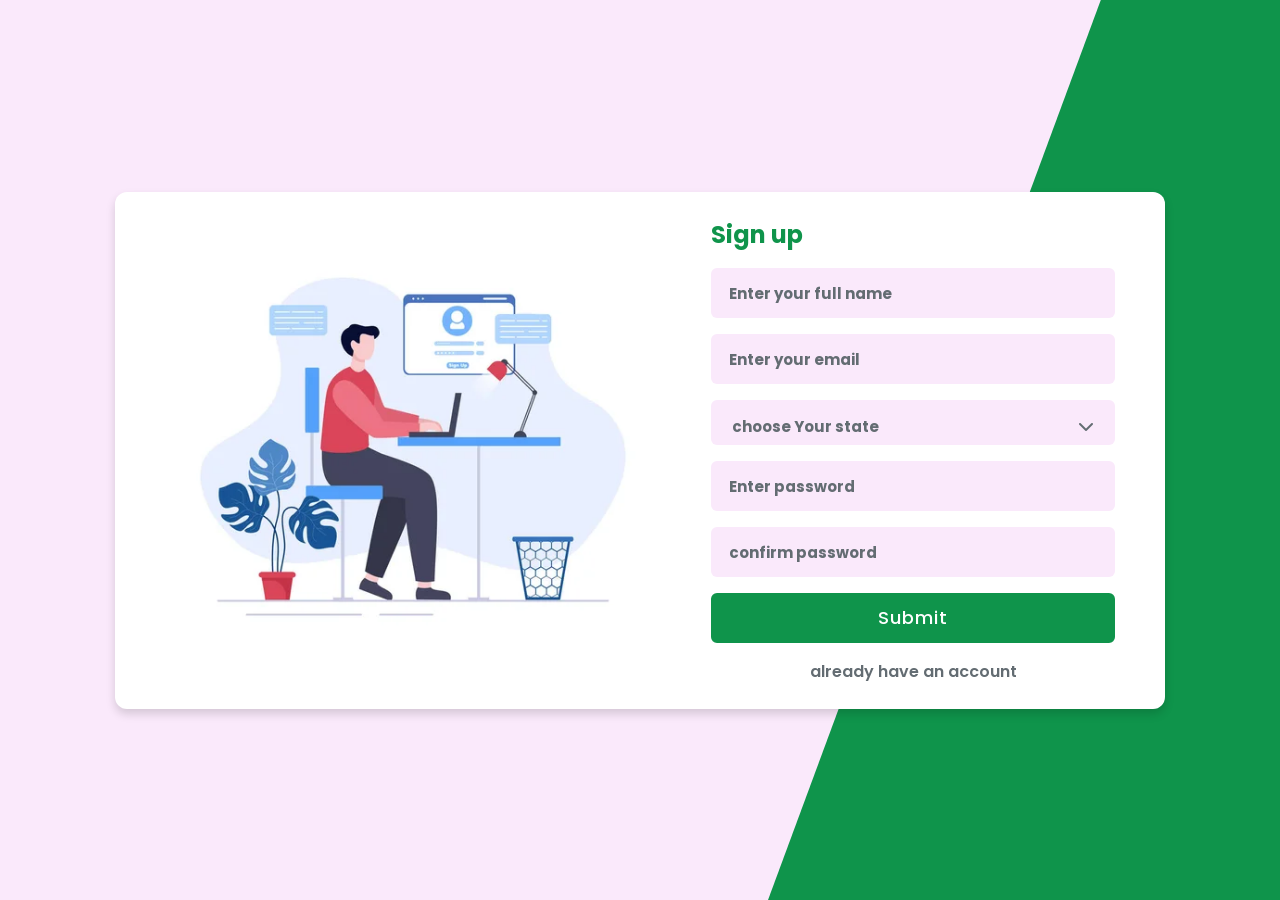
<file: Sign up.html>
<!DOCTYPE html>
<html lang="en">
<head>
    <meta charset="UTF-8">
    <meta http-equiv="X-UA-Compatible" content="IE=edge">
    <meta name="viewport" content="width=device-width, initial-scale=1.0">
    <title>Contact</title>
     <link rel="stylesheet" href="./Css/all.min.css" />
    <link rel="stylesheet" href="./Css/all.css" />
    <link rel="stylesheet" href="./contact.css" />
    <link rel="stylesheet" href="./Css/regular.css" />
    <link rel="preconnect" href="https://fonts.googleapis.com" />
    <link rel="preconnect" href="https://fonts.gstatic.com" crossorigin />
    <link href="https://fonts.googleapis.com/css2?family=Roboto:ital,wght@0,300;0,500;0,700;1,500;1,700&display=swap" rel="stylesheet">
    <link
      href="https://fonts.googleapis.com/css2?family=Cairo:wght@300;400;500;600;700;900&family=Jomhuria&family=Open+Sans:ital,wght@0,300;0,500;0,700;0,800;1,400;1,800&family=Poppins:ital,wght@0,200;0,500;0,700;0,800;1,100;1,300&family=Roboto:ital,wght@0,100;0,400;0,500;0,700;0,900;1,100;1,300;1,400;1,500;1,700&family=Work+Sans:ital,wght@0,100;0,300;0,400;0,500;1,500;1,700;1,900&display=swap"
      rel="stylesheet"
    />
    <script src="./singUp.js" defer></script>
</head>
<body>
   
    <!-- Start contact us  -->
    <div class="container">
    <div class="content">
      <div class="image-box">
      <img src="./Imeges/depositphotos_515228796-stock-illustration-online-registration-sign-login-account.webp" alt=""> 
      </div>
     
     
    <form action="#">
      <h2 class="topic">Sign up</h2>
      <div class="input-box">
        <input type="text" required>
        <label>Enter your full name</label>
      </div>
      <div class="input-box">
        <input class="email" type="email" required>
        <label>Enter your email</label>
      </div>
       
         <div id = "on" class="custemoption" data-option ="amountUnit">
           <div class="stateHeadre"  id = "on">
             <p> choose Your state</p>
            <i data-option ="amountUnit" id="on" class="fa-sharp fa-solid fa-chevron-down"></i>
           </div>
           <ul class="on state"  data-option ="amountUnit" >
             <li>Company</li>
             <li>Person</li>
            
           </ul>
         </div>
      
      <div class="input-box">
        <input type="password" required>
        <label>Enter password</label>
      </div>
      <div class="input-box">
        <input type="password" required>
        <label>confirm password</label>
      </div>

      <div class="input-box">
        <input class="openAlert" type="submit" value="Submit" data-name="contact">
      </div>
      <a href="./log in.html" class="alreadyHaveAco">already have an account</a>
    </form>
  </div>
  </div>
  
</body>
</html>
</file>
<file: Css/style.css>
* {
  padding: 0;
  margin: 0;
  box-sizing: border-box;
  font-family: "Roboto", sans-serif;
  scroll-behavior: smooth;
}
:root {
  --mainTrantion: 0.4s;
  --darkModeColor: #0e0e0e;
  --nightModeColor: #fff;
  --mainColor: #0f944b;
}
button,
a {
  cursor: pointer;
}
html {
  scroll-behavior: smooth;
}
/*  start containet "for responsive "  */
.container {
  padding-left: 15px;
  padding-right: 15px;
  margin-left: auto;
  margin-right: auto;
}

/* Small */
@media (min-width: 768px) {
  .container {
    width: 750px;
  }
}
/* Medium */
@media (min-width: 992px) {
  .container {
    width: 970px;
  }
}
/* Large */
@media (min-width: 1200px) {
  .container {
    width: 1185px;
  }
}
/* end container */

/* start navBar */
.navabr {
  position: fixed;
  z-index: 7;
  width: 100%;
  top: 0;
}
.nav {
  box-shadow: rgba(42, 42, 42, 0.24) 0px 3px 8px;
  color: var(--nightModeColor);
  background-color: var(--darkModeColor);
  padding: 15px 0;
  position: relative;
  height: 74px;
  transition: var(--mainTrantion);
}
.nav::after {
  content: "";
  position: absolute;
  left: 0;
  top: 0;
  z-index: 3;
  width: 100%;
  height: 200vh;
  background-color: rgb(0 0 0 / 60%);
  display: none;
}
.nav.clicked::after {
  display: block;
}
.nav .container {
  display: flex;
  justify-content: space-between;
  align-items: center;
  gap: 20px;
}
.nav .container .logo {
  display: flex;
  align-items: center;
  justify-content: center;
}
.nav .container .logo h2 {
  margin-left: 5px;
}
.nav .container .logo i {
  margin-right: 20px;
  font-size: 20px;
  cursor: pointer;
}
.nav .container .logo .fa-bars {
  font-size: 25px;
  padding: 10px;
}
.nav .container .logo img {
  width: 25px;
}
.nav .container .logo .fa-magnifying-glass {
  display: none;
}
@media (min-width: 991px) {
  .nav .container .left-Icons .fa-magnifying-glass {
    display: none;
  }
}
.nav .container .logo .fa-bars:hover {
  background-color: #383838;
}
.nav .container > .search {
  position: relative;
  width: 30%;
  display: none;
  text-align: center;
}
.nav .container .search input {
  padding: 10px 30px;
  width: 100%;
  background-color: #c3c3c3;
  border-radius: 20px 0 0 20px;
  outline: none;
  caret-color: var(--mainColor);
  border: none;
  height: 40px;
  font-size: 17px;
}
@media (min-width: 991px) {
  .nav .container .search {
    display: block;
  }
}
/* .nav .container .search input:focus .recomendation {
  display: none;
} */
.nav .recomendation {
  position: absolute;
  width: 100%;
  background-color: var(--darkModeColor);
  top: 100%;
  box-shadow: var(--mainColor) 0px 1px 2px;
  left: 50%;
  transform: translateX(-50%);
  list-style: none;
  color: #0c753b;
  transition: var(--mainTrantion);
  align-items: center;
  justify-content: center;
  flex-wrap: wrap;
  gap: 1%;
  padding: 20px;
  display: none;
  opacity: 0;
}

@media (min-width: 767px) {
  .nav .recomendation {
    width: 80%;
  }
}

.nav .recomendation.delete {
  opacity: 1;
  display: flex;
}
.nav .recomendation h2 {
  width: 100%;
  font-size: 18px;
  color: white;
  text-align: left;
  display: none;
  font-weight: normal;
  margin: 20px 65px 20px;
  letter-spacing: 1.5px;
}
@media (min-width: 991px) {
  .nav .recomendation h2 {
    display: inline-block;
  }
}
.nav .recomendation .search {
  width: 90%;
  display: flex;
  align-items: center;
  margin: 0 0 20px 0;
  justify-content: center;
  position: relative;
}
.nav .recomendation input {
  padding: 10px 30px;
  width: 70%;
  background-color: #c3c3c3;
  border-radius: 20px 0 0 20px;
  outline: none;
  caret-color: var(--mainColor);
  border: none;
  font-size: 17px;
  height: 40px;
}
.nav .recomendation input:focus {
  outline: none;
  border: none;
}

.nav .recomendation button {
  padding: 20px 30px;
  border: none;
  width: 30%;
  border-radius: 0 20px 20px 0;
  text-align: center;
  transition: var(--mainTrantion);
  background-color: var(--mainColor);
  height: 40px;
  margin-left: -7px;
  display: flex;
  justify-content: center;
  align-items: center;
  color: white;
}
@media (min-width: 991px) {
  .nav .recomendation button {
    width: 20%;
  }
  .nav .recomendation .search {
    display: none;
  }
  .nav .recomendation a {
    font-size: 17px;
  }
}
.nav .recomendation button p {
  font-size: 17px;
  margin-left: 5px;
}
.nav .recomendation button i {
  font-size: 17px;
}
.nav .recomendation li:hover {
  background-color: rgb(112, 112, 112);
}
.nav .recomendation li {
  background-color: #333;
  border-radius: 20px;
  padding: 10px;
  margin-bottom: 15px;
  transition: var(--mainTrantion);
  width: fit-content;
  text-align: center;
}
@media (min-width: 767px) {
  .nav .recomendation li {
    width: 30%;
  }
}
.nav .recomendation li a {
  text-decoration: none;
  font-size: 16px;
  color: white;
  margin-left: 5px;
}
.nav .recomendation li i {
  font-size: 20px;
}

.nav .container .search button {
  position: absolute;
  right: -60px;
  padding: 25px 35px;
  top: 50%;
  transform: translateY(-50%);
  transition: var(--mainTrantion);
  padding: 10px 30px;
  border-radius: 0 20px 20px 0;
  height: 40px;
  border: none;
  color: white;
  background-color: var(--mainColor);
}
.nav .container .search button i {
  margin-right: 5px;
}
.nav .container .search input:focus {
  color: #333;
}

.nav .container input::placeholder {
  color: rgb(54, 53, 53);
}
.nav .container .left-Icons i,
.nav .container .left-Icons a i {
  font-size: 20px;
  color: white;
  text-decoration: none;
  padding: 12px;
  cursor: pointer;
}
.nav .container .left-Icons .fa-plus {
  display: none;
}
@media (min-width: 991px) {
  .nav .container .left-Icons .fa-plus {
    display: inline-block;
  }
}
.nav .container .left-Icons i:hover {
  background-color: #383838;
}
.nav .container i {
  transition: var(--mainTrantion);
  text-align: center;
  border-radius: 50%;
}
.categoriesList {
  height: 100vh;
  width: 80%;
  z-index: 4;
  position: fixed;
  top: 0;
  left: -100%;
  display: flex;
  align-items: center;
  justify-content: center;
  transition: var(--mainTrantion);
  color: var(--nightModeColor);
  background-color: var(--darkModeColor);
  overflow: hidden scroll;
}
/* Small */
@media (min-width: 567px) {
  .categoriesList {
    width: 50%;
  }
}
@media (min-width: 768px) {
  .categoriesList {
    width: 40%;
  }
}
/* Medium */
@media (min-width: 991px) {
  .categoriesList {
    width: 30%;
  }
}

.categoriesList.moveRight {
  left: 0;
}
.categoriesList .container {
  position: absolute;
  left: 0;
  top: 0;
  width: 100%;
  color: var(--nightModeColor);
  background-color: var(--darkModeColor);
  height: 100%;
  z-index: 3;
  text-align: center;
}

.categoriesList .container .nav {
  width: 100%;
  position: absolute;
  left: 0;
  top: 0;
  display: flex;
  justify-content: space-between;
  padding: 20px;
  align-items: center;
  color: black;
  box-shadow: rgba(59, 59, 59, 0.24) 0px 3px 8px;
  color: var(--nightModeColor);
  background-color: var(--darkModeColor);
  height: 65px;
}
/* width */
::-webkit-scrollbar {
  width: 10px;
}

/* Track */
::-webkit-scrollbar-track {
  background: #dbf1e6;
}

/* Handle */
::-webkit-scrollbar-thumb {
  background: #888;
}

/* Handle on hover */
::-webkit-scrollbar-thumb:hover {
  background: #555;
}
.categoriesList .container .nav i {
  font-size: 20px;
  z-index: 3;
  transition: var(--mainTrantion);
  padding: 15px;
}
.categoriesList .container .nav i:hover {
  background-color: #383838;
}
.categoriesList .container .nav img {
  width: 25px;
}
.categoriesList .container .probCon {
  display: flex;
  flex-direction: column;
  align-items: left;
  justify-content: center;
  position: absolute;
  min-height: 100%;
  width: 100%;
  top: 70px;
  left: 0;
  /* background-color: white; */
  text-align: left;
}
.categoriesList .container .probCon .prob {
  list-style: none;
  padding-bottom: 15px;
}
.categoriesList .container .probCon .prob li,
.categoriesList .container .probCon .prob li a {
  color: var(--nightModeColor);
  padding: 20px;
  font-size: 17px;
  text-transform: capitalize;
  text-decoration: none;
  transition: var(--mainTrantion);
  border-radius: 20px;
}

.categoriesList .container .probCon .prob li:not(:first-child):hover {
  background-color: #333;
}
.categoriesList .container .probCon .prob li i {
  font-size: 20px;
  color: var(--mainColor);
}
.categoriesList .container .probCon .prob li a {
  margin-left: 8px;
}
.categoriesList .container .probCon .prob li:first-child {
  color: rgb(149, 147, 147);
}
/* Start landing  */
.landing {
  position: relative;
  height: 100vh;
  background: url(../Imeges/killari-hotaru-6ZGEQb-CxIo-unsplash.jpg);
  background-size: cover;
  padding: 10px;
  background-repeat: no-repeat;
  display: flex;
  align-items: center;
  flex-direction: column;
  gap: 2%;
  color: white;
  z-index: 2;
}
.landing::after {
  content: "";
  position: absolute;
  width: 100%;
  height: 100%;
  left: 0;
  top: 0;
  background-color: rgba(0, 0, 0, 0.85);
  z-index: -1;
}
.landing .container .info {
  /* margin: 150px 0; */
  text-align: center;
  position: absolute;
  width: 100%;
  top: 50%;
  left: 50%;
  transform: translate(-50%, -50%);
}
@media (min-width: 991px) {
  .landing .container .info {
    width: fit-content;
  }
}
.landing .container .info h2 {
  font-size: 35px;
  color: #0f944b;
  font-weight: bold;
  position: relative;
  margin:0 auto 20px auto;
  width: 90%;
}
@media (min-width: 767px) {
  .landing .container .info h2 {
    font-size: 45px;
  }
}

.landing .container p {
  color: #c3c3c3;
  display: inline-block;
  font-size: 18px;
  width: 70%;
}
.landing .container .btn {
  display: flex;
  margin-top: 20px;
  align-items: center;
  justify-content: center;
  flex-direction: column;
}
.landing .container button {
  padding: 15px 20px;
  width: fit-content;
  font-size: 20px;
  border-radius: 10px;
  margin: 10px;
  font-weight: bold;
  text-align: center;
  transition: var(--mainTrantion);
}
.landing .container button a {
  text-decoration: none;
}
@media (min-width: 767px) {
  .landing .container .btn {
    flex-direction: row;
  }
}
.landing .container button i {
  margin: 0 5px;
}
.landing .container .buy {
  background-color: var(--mainColor);
  color: white;
    border: none;
  outline: none;
}
.landing .container .buy a {
  color: white;
  transition: var(--mainTrantion);
  text-decoration: none;
  border: none;
  outline: none;
}
.landing .container .more {
  background-color: #c3c3c3;
    border: none;
  outline: none;
}
.landing .container .more i {
  color: #555;
}
.landing .container .more a {
  color: #555;
}
.landing .container .buy:hover {
  background-color: #0c753b;
}
.landing .container .more:hover {
  background-color: #b6b4b4;
}
/* End landing  */
/* start stat  */

.stat  {
  background-color: rgb(219 241 230);
  overflow: hidden;
  display: flex;
  justify-content: center;
  align-items: center;
  flex-wrap: wrap;
  gap: 2%;
  text-align: center;
  padding: 10px 0;

}
.stat .box {
  width: 90%;
  position: relative;
  padding: 20px 0;
}

.stat .box:not(:first-child)::after {
  content: '';
  position: absolute;
  top: -200%;
  left: 0;
  background-color: #a7a0a0;
  width: 1px;
  height: 500%;
  display: none;
}
.stat .box:not(:last-child):before {
  content: '';
  position: absolute;
  bottom: 0;
  left: -50%;
  background-color: #a7a0a0;
  width:200%;
  height: 1px;
}
@media (min-width: 768px) {
  .stat .box {
    width: 32%;
  }
  .stat .box:not(:first-child)::after {
    display: inline-block;
  }
  .stat .box:not(:last-child):before {
    display: none;
  }
}
.stat .box img {
  width: 60px;
}
.stat .box h5 {
  font-size: 23px;
  color: #555555;
  font-weight: bold;
  margin-top: 10px;
  letter-spacing: 0.1px;
}
.stat .box p {
  font-size: 17px;
color:#777777;
margin-top: 10px;
font-weight: 700;
}

/* end stat  */
/* scroll top  */
.scrollUp {
  background-color: #c3c3c3;
   width: 40px;
  height: 40px;
  border-radius: 50%;
  text-align: center;
  padding: 10px;
   position: fixed;
  bottom: 30px;
  right: 45px;
  display: none;
  z-index: 2;
}
.scrollUp  .fa-up-long{
  color: var(--mainColor);
  font-size: 25px;
  margin-bottom: 5px;

}
/* start categoriesDEsc */
.categoriesDEsc {
  padding: 40px 0;
}
.categoriesDEsc .title {
  display: flex;
  justify-content: center;
  align-items: center;
} 
.categoriesDEsc  h2 {
  color: #c3c3c3;
  font-size: 30px;
  text-align: center;
  margin-bottom: 10px;
  font-family: 'Roboto', sans-serif;
}
.categoriesDEsc .title  img {
  width: 25px;
  margin: 0 5px 12px 0;
}
.categoriesDEsc .container {
  display: grid;
  grid-template-columns: repeat(auto-fill,minmax(200px,1fr));
  gap: 20px;
  padding: 20px;
}
.categoriesDEsc .container .box {
  background-color: rgb(219 241 230);
  /* background-color: rgb(192, 245, 220); */
  height: 200px;
 box-shadow: rgba(167, 169, 170, 0.15) 1.95px 1.95px 2.6px;
  border-radius: 3px;
  display: flex;
  align-items: center;
  justify-content: space-evenly;
  flex-direction: column;
  text-decoration: none;
  transition: var(--mainTrantion);
  position: relative;
}
.categoriesDEsc .container .box:hover {
  transform: scale(1.01);
}
.categoriesDEsc .container .box::after {
  content: '';
  position: absolute;
  top: 0;
  left: 0;
  width: 0;
  height: 3px;
  background-color: #05c2fb;
  border-radius: 3px;
  transition: var(--mainTrantion);
  border-radius: 20px;
}
.categoriesDEsc .container .box:hover::after {
  width: 100%;
}
.categoriesDEsc .container .box img {
  width: 45px;
}
.categoriesDEsc .container .box p {
  color: var(--mainColor);
  font-weight: bold;
  font-size: 17px;
}
.categoriesDEsc .container .box div {
  background-color: #9bebc3;
  border-radius: 50%;
  width: 70px;
  height: 70px;
 display: flex;
 justify-content: center;
 align-items: center;
}
.categoriesDEsc .container .box i {
  font-size: 30px;
  text-align: center;
  color: var(--mainColor)
}
/* end categoriesDEsc */
/* start learn more  */
.recycleRight {
  background-color: var(--darkModeColor);
  padding: 40px 0;
  color: white;
  text-align: center;
  overflow: hidden;
}
.recycleRight > h2 {
  text-align: center;
  color: #0f944b;
  font-size: 25px;
  margin: 20px auto;
  padding: 40px 0 20px;
  width: fit-content;
}
.recycleRight .container {
  display: grid;
  z-index: 3;
  grid-template-columns: repeat(auto-fill, minmax(280px, 1fr));
  gap: 20px;
  text-align: center;
  counter-reset: box-increament;
}
.recycleRight .container .box {
  background-color: #c3c3c3;
  padding: 30px 10px;
  border-radius: 10px;
  text-align: center;
  position: relative;
  box-shadow: #def1de 0px 3px 8px;
  transition: 1s ease;
  text-align: center;
  /* z-index: -1; */
}

.recycleRight .box:hover {
  transform: translateY(-6px);
}

.recycleRight .box::before {
  counter-increment: box-increament;
  content: "0" counter(box-increament);
  position: absolute;
  bottom: 0;
  left: 0;
  background-color: var(--mainColor);
  z-index: 2;
  padding: 8px;
  color: white;
  font-size: 25px;
  font-weight: bold;
  width: 50px;
  height: 25px;
  text-align: center;
  border-radius: 2px;
}
.recycleRight .container .box h3 {
  color: #222;
  font-size: 25px;
  font-weight: bolder;
}
.recycleRight .container .box > p {
  margin: 10px 0 20px;
  font-size: 15px;
  line-height: 1.6;
  color: #333;
}
/* .recycleRight .box .details::after {
  content: "";
  position: absolute;
  width: 40px;
  height: 41px;
  bottom: 0;
  background-color: var(--mainColor);
  left: 40px;
  transform: skew(-33deg);
}
.recycleRight .box .details::before {
  content: "";
  position: absolute;
  width: 50px;
  height: 41px;
  bottom: 0;
  background-color: var(--mainColor);
  left: 70px;
  transform: skew(-33deg);
  /* z-index: 33; */
/* }  */
/* end learn more */
.mainCard {
  padding-top: 30px;
  background-color: black;
  position: relative;
}
.mainCard > h2 {
  text-align: center;
  text-transform: capitalize;
  color: var(--mainColor);
  font-size: 35px;
  margin-bottom: 20px;
  font-weight: 800;
  letter-spacing: 1.5px;
}
.mainCard > h2 i {
  color: var(--mainColor);
  font-size: 30px;
  margin-right: 5px;
}
.mainPage {
  position: relative;
  padding:  40px;
  border: none;
  top: 100px;
  margin-bottom: 100px;
}
@media (min-width: 991px) {
  .mainPage {
    padding: 0px 40px;
  }
}

.mainPage .icon i {
  position: absolute;
  top: 47%;
  transform: translateY(-50%);
  color: #b7ffd7;
  text-align: center;
  padding: 10px;
  font-size: 30px;
  font-weight: bold;
  transition: var(--mainTrantion);
  z-index: 5;
  border-radius: 50%;
}
.mainPage .icon i:hover {
  background-color: #383838;
}
.mainPage .fa-angle-left {
  left: 5px;
}
.mainPage .fa-angle-right {
  right: 5px;
}
.bigCard {
  width: 100%;
  overflow-x: hidden;
  position: relative;
  padding: 0;
  scroll-behavior: smooth;
}

.mainPage .card {
  display: flex;
  position: relative;
  margin-bottom: 50px;
  overflow-x: auto;
  transition: 0.2s linear;
  gap: 2%;
  scroll-behavior: smooth;
  width: 100%;
}
.mainPage .card::-webkit-scrollbar {
  display: none;
}

.mainPage .bigCard > h2 {
  z-index: 12;
  text-decoration: none;
  color: #c3c3c3;
  margin-bottom: 15px;
  font-size: 22px;
  margin-left: 5px;
}
.mainPage .bigCard > h2 i {
  color: var(--mainColor);
  margin-right: 5px;
  font-size: 22px;
}
.mainPage .card .box {
  background-color: #252424;
  transition: var(--mainTrantion) linear;
  width: 48%;
  flex: 0 0 auto;
  overflow: hidden;
  height: 250px;
  position: relative;
  border-radius: 10px;
}

/* Small */
@media (min-width: 567px) {
  .mainPage .card .box {
    width: 30.6%;
    gap: 2%;
  }
  .mainPage .card {
    gap: 2%;
  }
}
@media (min-width: 768px) {
  .mainPage .card .box {
    width: 22.5%;
    gap: 2%;
  }
  .mainPage .card {
    gap: 2%;
  }
}
/* Medium */
@media (min-width: 991px) {
  .mainPage .card .box {
    width: 17.6%;
    gap: 2%;
    height: 320px;
  }
  .mainPage .card {
    gap: 2%;
  }
}
/* Large */
@media (min-width: 1200px) {
  .mainPage .card .box {
    width: 15.5%;
    gap: 1%;
  }
  .mainPage .card {
    gap: 1%;
  }
}
.mainPage .card .box img {
  position: absolute;
  max-width: 100%;
  height: 57%;
  top: 0;
  left: 0;
  object-fit: cover;
}

.mainPage .card .box .more {
  display: flex;
  justify-content: start;
  flex-direction: column;
  align-items: flex-start;
  position: absolute;
  width: 100%;
  height: 30%;
  top: 60%;
}
@media (min-width: 991px) {
  .mainPage .card .box .more p {
    /* margin: 10px 0; */
  }
  .mainPage .card .box button {
    padding: 15px;
  }
  .mainPage .card .box .more h3 {
    margin-bottom: 8px;
  }
  .mainPage .card .box img {
    height: 65%;
  }
  .mainPage .card .box::after {
    height: 65%;
  }
  .mainPage .card .box .more {
    height: 30%;
    top: 65%;
  }
}
.mainPage .card .box .more h3 {
  color: #bbffd3;
  margin-top: 5px;
  font-size: 16px;
  width: 100%;
  text-align: center;
}
.mainPage .card .box .more p {
  margin-left: 10px;
  margin-top: 2px;
  color: #c3c3c3;
  font-size: 15px;
}
.mainPage .card .box .more p span {
  font-weight: bold;
}
.mainPage .card .box .footer p {
  color: #c3c3c3;
  margin-left: 20px;
}
.mainPage .card .box button {
  position: absolute;
  bottom: 0;
  width: 100%;
  background: var(--mainColor);
  color: #c3c3c3;
  text-align: center;
  margin: auto;
  border-radius: 10px;
  border: none;
  font-size: 17px;
  padding: 7px 10px;
  left: 50%;
  transform: translateX(-50%);
}

.mainPage .card .box .footer i {
  color: var(--mainColor);
  font-size: 20px;
}
.mainPage .card .box .footer .fully {
  display: none;
}
.mainPage .card .box .footer .fullSave {
  display: none;
}
/* Start footer  */
footer {
  background-color: var(--mainColor);
  text-align: center;
  padding: 30px;
  text-align: center;

}
footer .container {
    display: flex;
  justify-content: space-around;
  align-items: center;
  grid:1%;
}
footer .box {
  width: 48%;
  display: flex;
  flex-direction: column;
  padding: 20px;
}
footer .box a {
  text-decoration: none;
  color: #c3c3c3;
  font-size: 18px;
  margin-bottom: 15px;
}
footer .box a i {
  font-size: 18px;
  color: #05c2fb;
  margin-right: 10px;
}
footer h3 {
  color: #c3c3c3;
  font-size: 30px;
  font-weight: bolder;
  margin-bottom: 10px;
}
footer .social {
  text-align: center;
  margin-bottom: 10px;
}
footer .social img {
  width: 40px;
  margin-top: 20px;
}
footer .social i {
  font-size: 29px;
  padding: 10px;
  cursor: pointer;
  color: #c3c3c3;
  transition: var(--mainTrantion);
}
footer .social i:hover {
  transform: scale(1.1);
}
footer p {
  color: rgb(177, 174, 174);
  font-size: 20px;
}

/* End footer  */
/*start product description */

.product {
  padding: 5px 20px;
  background-color: var(--darkModeColor);
  position: relative;
  top: 74px;
}
body {
  background-color: var(--darkModeColor);
}
.product .parent {
  background-color: rgb(23, 23, 23);
  padding: 20px;
  margin-bottom: 80px;
  display: flex;
  justify-content: space-between;
  flex-wrap: wrap;
  align-items: flex-start;
  width: 100%;
}
.product .parent > h2 {
  width: 100%;
  text-align: center;
  font-size: 25px;
  text-transform: capitalize;
  margin-bottom: 30px;
  font-weight: bolder;
  color: #c3c3c3;
}
.product .parent .imgContent {
  position: relative;
  height: fit-content;
  width: 100%;
  height: fit-content;
}
.product .parent .btns {
  text-align: left;
  margin: 30px auto;
}
.product .parent .btns i {
  margin-right: 4px;
}
.product .parent .btns a {
  border-radius: 5px;
  text-decoration: none;
  background-color: var(--mainColor);
  font-size: 18px;
  color: #c3c3c3;
  padding: 10px 20px;
  margin-right: 10px;
}
.product .parent .btns .call {
  background-color: rgb(22, 135, 255);
}
.product .parent .info {
  width: 100%;
  /* display: flex; */
  flex-wrap: wrap;
  gap: 2%;
  justify-content: center;
  align-items: center;
}
.product .parent .info .ad-description,
.product .parent .info .description,
.product .parent .info .Contact-details {
  width: fit-content;
  background-color: var(--darkModeColor);
  list-style: none;
  border-radius: 5px;
  position: relative;
  margin-top: 50px;
}
.product .parent .info .Contact-details {
  width: 100%;
}
.product .parent .info .description {
  width: 100%;
  padding: 20px;
  /* line-height: 1.4; */
  margin-bottom: 50px;
}
.product .parent .info .ad-description {
  width: 100%;
  margin-top: 50px;
}

.product .parent .info .ad-description li,
.product .parent .info .Contact-details li {
  color: #c3c3c3;
  /* margin: 10px; */
  padding: 10px 20px;
  font-size: 18px;
  text-transform: capitalize;
  font-weight: bold;
  position: relative;
  border-bottom: 1px solid #282828;
}
.product .parent .info .Contact-details li {
  color: var(--mainColor);
  display: flex;
  flex-wrap: wrap;
}
.product .parent .info .Contact-details li i {
  color: var(--mainColor);
  font-size: 18px;
  margin-right: 10px;
}
.product .parent .info .Contact-details li a {
  color: #c3c3c3;
  text-decoration: none;
  text-transform: none;
  font-size: 16px;
}
.product .parent .info .ad-description li span {
  color: var(--mainColor);
}
.product .parent .info .ad-description li p {
  position: absolute;
  left: 40%;
  top: 12px;
}
.product .parent .info .Contact-details li a {
  margin-left: 10px;
  margin-top: 2px;
}
.product .parent .info .description p {
  color: #c3c3c3;
}
.product .parent .info h3 {
  font-size: 20px;
  color: var(--mainColor);
  text-transform: capitalize;
  font-weight: bolder;
  position: absolute;
  top: -40px;
  left: 10px;
  margin: 5px 0 5px 10px;
}
.product .parent .images {
  position: relative;
  width: 100%;
  display: flex;
  justify-content: left;
  margin: auto;
  overflow-x: hidden;
  height: 300px;
  scroll-behavior: smooth;
  transition: var(--mainTrantion);
  border-radius: 20px;
}
.product .parent .images img {
  transition: var(--mainTrantion);
  object-fit: cover;
  width: 100%;
}
.product .parent .imgContent .icon {
  position: absolute;
  top: 47%;
  transform: translateY(-50%);
  color: #b7ffd7;
  text-align: center;
  padding: 10px;
  font-size: 30px;
  font-weight: bold;
  transition: var(--mainTrantion);
  z-index: 5;
  border-radius: 50%;
}
.product .parent .imgContent .icon:hover {
  background-color: #383838;
}
.product .parent .imgContent .left {
  left: -40px;
}
.product .parent .imgContent .right {
  right: -40px;
}
/*end  product description */
/* Loeder */
.parentLoeder {
  position: fixed;
  top: 47%;
  left: 50%;
  transform: translate(-50%, -50%);
  width: 100%;
  height: 200vh;
  z-index: 2121112121;
  display: flex;
  justify-content: center;
  background-color: black;
  align-items: center;
}
.parentLoeder.hide-loader {
  display: none;
}
.parentLoeder img {
  width: 60px;
}
/* start new-anouncement  */
.new-announcement {
  position: relative;
  top: 74px;
  margin: 10px;
}
.new-announcement .overlay {
  position: fixed;
  background-color: rgba(0, 0, 0, 0.75);
  width: 100%;
  height:0;
  top: 0;
  left: 0;
  z-index: 14;
}
.new-announcement .overlay.on {
 height: 100vh;
}

.new-announcement .alert {
  position: fixed;
  top: 50%;
  left: 50%;
  transform: translate(-50%,-50%) scale(0);
  width: 80%;
  height: 40%;
  z-index: 22;
  background-color: #c3c3c3;
  border-radius: 10px;
  transition: var(--mainTrantion);
  overflow: hidden;
  text-align: center;
  
}
.new-announcement .alert .info {
  padding: 20px;
   position: absolute;
   top: 45%;
   left: 50%;
   transform: translate(-50%,-50%);
   width: 100%;
}

.new-announcement .alert i {
  font-size: 30px;
  color: #0f944b;
  margin-top: 10px;
}
/* Small */
@media (min-width: 768px) {
  .new-announcement .alert {
  width: 70%;  
  }
  .new-announcement .alert i {
  margin: 48px 0 0 10px;

  }
}
/* Medium */
@media (min-width: 992px) {
 .new-announcement .alert {
  width: 60%;  
  }
}
/* Large */
@media (min-width: 1200px) {
  .new-announcement .alert {
  width: 50%;  
  }
}
.new-announcement .alert.on {
   transform:translate(-50%,-50%) scale(1) ;

}
.new-announcement .alert nav {
  background-color: var(--mainColor);
  width: 100%;
  top: 0;
  padding: 15px;
  font-size: 19px;
  color: #c3c3c3;
  text-align: center;
}
.new-announcement .alert  .info span {
  font-size: 20px;
  color: #0e0e0e;
  text-align: center;
  margin-top: 50px;
  font-weight: bold;
}
.new-announcement .alert  a {
  position: absolute;
  bottom: 10px;
  right: 10px;
  background-color: var(--darkModeColor);
  color: #c3c3c3;
  text-decoration: none;
  border-radius: 10px;
  padding: 5px;
}
.new-announcement h2 {
  color: #c3c3c3;
  font-size: 20px;
  padding: 15px;
  background-color: transparent;
  width: 100%;
  margin-left: 10px;
}
.new-announcement h2 i {
  color: var(--mainColor);
  font-size: 20px;
  padding-right: 10px;
}
@media (min-width: 767px) {
  .new-announcement h2,
  .new-announcement h2 i {
    font-size: 25px;
  }
}

.new-announcement .container {
  position: relative;
  min-height: 135vh;
  margin-bottom: 20px;
width: 100%;
  overflow-x: hidden;
  
}

.new-announcement .container .box h3 {
  color: var(--mainColor);
  font-size: 25px;
  font-weight: bold;
  padding: 10px;
  width: 100%;
  position: relative;
}
.new-announcement .container .box h3::after {
  content: "";
  position: absolute;
  left: -5%;
  bottom: -5px;
  width: 110%;
  height: 0.7px;
  background-color: #909090;
}
.new-announcement .container .box {
  margin-top: 10px;
  margin-bottom: 100px;
  position: absolute;
  width: 98%;
  height: fit-content !important;
  border-radius: 4px;
  list-style: none;
  padding: 15px;
  background-color: rgb(23 23 23);
  left: 153%;
  transition:var(--mainTrantion) linear;
  overflow: hidden;
}
.new-announcement .container .box.activeCenter {
  left: 1%;
}
.new-announcement .container .box.activeLeft {
  left:-153% ;


}

.new-announcement .container .box li {
  padding: 10px 20px;
  transition: var(--mainTrantion);
  border-radius: 8px;
   color: #b4b4b4;
   font-weight: bold;
}
.new-announcement .container .box li.on {
  background-color: #008a40;
}
.new-announcement .container .box li.on i {
  color: #c3c3c3;
}
.new-announcement .container .box li:hover {
  background-color: var(--mainColor);
}
.new-announcement .container .categories li {
  padding: 16px 20px;
}
.new-announcement .container .categories li i {

  transition: var(--mainTrantion);
}
.new-announcement .container .box li:hover {
  background-color: var(--mainColor);
}
.new-announcement .container .box li:hover i {
  color: #c3c3c3;
}
.new-announcement .container .box li.first {
  margin-top: 20px;
}
.new-announcement .container .box li a {
  color: #c3c3c3;
  font-size: 18px;
  text-decoration: none;
  margin-left: 10px;
}
.new-announcement .container .box li i {
  color: var(--mainColor);
  font-size: 20px;
}
.new-announcement .container .box .btns {
  margin-top: 20px;
  display: flex;
  justify-content: space-between;
  position: relative;
}
.new-announcement .container .box .btns button {
  padding: 10px 15px;
  background-color: #393939;
  position: relative;
  border: none;
  font-size: 18px;
  color: #bbbbbb;
  border-radius: 10px;
  transition: var(--mainTrantion);
}
.new-announcement .container .box .btns a {
  padding: 10px 15px;
  background-color: rgb(22 135 255);
  position: relative;
  border: none;
  font-size: 18px;
  color: #bbbbbb;
  border-radius: 10px;
  margin-right: 5px;
  transition: var(--mainTrantion);
}
.new-announcement .container .box .btns a i {
  margin-left: 10px;
}
.new-announcement .container .box .btns a.Announce {
  display: none;
}
.new-announcement .container .box .btns button:hover {
  background-color: #292929;
  color: #0c753b;
}

.new-announcement .container .box .btns button i {
  margin: 0 5px;
}
/* category */
.new-announcement .container .box .category {
  margin-top: 20px;
  color: #c3c3c3;
  font-size: 18px;
  font-weight: bold;
  margin-bottom: 20px;
}
.new-announcement .container .box .category span {
  background-color: #383838;
  padding: 7px;
  font-size: 16px;
  border-radius: 10px;
}
.new-announcement .container .box h4 {
  color: var(--mainColor);
  font-size: 20px;
  margin: 10px 0 20px;
}
.new-announcement .container .box h4 i {
  color: var(--mainColor);
  margin-right: 5px;
  font-size: 18px;
}
.new-announcement .container .box form {
  display: flex;
  flex-direction: column;
}
.new-announcement .container .box form input,
.new-announcement .container .box form textarea {
  padding: 12px;
  margin-bottom: 15px;
  background-color: transparent;
  border: 1px solid #c3c3c3;
  caret-color: var(--mainColor);
  position: relative;
  transition: var(--mainTrantion);
  color: #c3c3c3;
  resize: none;
  font-size: 16px;
  border-radius: 5px;
}
.new-announcement .container .box form input:focus,
.new-announcement .container .box form textarea:focus,
.new-announcement .container .price form select:focus {
  outline: none;
  border: 1px solid #0b924a;
}
.new-announcement .container .box form input::placeholder {
  color: #858585;
  font-size: 16px;
}
.new-announcement .container .box form h5 {
  color: rgb(151, 151, 151);
  margin-bottom: 5px;
  text-transform: capitalize;
  font-size: 15px;
}
/* //price */
.new-announcement .container .box form input {
  position: relative;
  padding-right: 56px;
  height: 45px;
  font-weight: bold;
 
}
.new-announcement .container .box form input::placeholder {
  font-size: 15px;
  color: #c3c3c3;
  text-transform: capitalize;
}
.new-announcement .container .box form input.price::-webkit-outer-spin-button,
.new-announcement .container .box form input.price::-webkit-inner-spin-button,
.new-announcement .container .box form input::-webkit-outer-spin-button,
.new-announcement .container .box form input::-webkit-inner-spin-button {
  appearance: none;
}
.new-announcement .container .box form .priceDA {
  position: absolute;
  color: white;
  margin: 55px 35px;
  right: 5px;
}
.new-announcement .container .box form .amountKg {
   position: absolute;
  color: white;
  margin: 55px 35px;
  right: 5px;
  bottom: 42%;
}
.new-announcement .container .price form h5 {
  margin-top: 20px;
}
.new-announcement .container .price form .custemoption,
.new-announcement .container .price form .currency,
.new-announcement .container .Description form .custemoption 
 {
  position: relative;
 border:1px solid #c3c3c3;
  padding: 4px 10px;
  margin-bottom: 10px;
  border-radius: 5px 5px 0 0;
  color: #c3c3c3;
  transition: var(--mainTrantion);
  height: 45px;
  cursor: pointer;
}
.new-announcement .container .Description form .custemoption {
  margin: 0 0 20px 0 ;
}
.new-announcement .container .price form .custemoption p {
  color: #8a8686;
}
.new-announcement .container .box form .custemoption.border {
  border: 1px solid #0f944b;
}
.new-announcement .container .price form .custemoption .optionHeader ,
.new-announcement .container .price form .custemoption .optionCurrency,
.new-announcement .container .Description form .custemoption .amountUnit {
  display: flex;
  justify-content: space-between;
  z-index: 4;
  padding: 10px;
}
.new-announcement .container .price form .custemoption .optionHeader  p,
.new-announcement .container .price form .custemoption .optionCurrency p,
.new-announcement .container .Description form .custemoption p {
  font-weight: bold;
  color: #c3c3c3;
 
}
.new-announcement .container .box form .custemoption .optionHeader .animate{
  transform: rotate(180deg);
  transition: var(--mainTrantion);
}
.new-announcement .container .box form .custemoption .optionHeader i {
  transform: rotate(0deg);
  transition: var(--mainTrantion);
}

.new-announcement .container .price form .custemoption ul ,
.new-announcement .container .Description form .custemoption ul 
{
  background-color:rgb(36 36 36);
  position: absolute;
  width: calc(100% + 2px);
  left: -1px;
  list-style: none;
  top:35px;
  border-radius:8px ;
  opacity: 1; 
  display: flex;
  flex-direction: column;
  z-index: 4;
  padding: 5px;
  transition: var(--mainTrantion);
  border: none;
}
.new-announcement .container .price form .custemoption ul.on,
.new-announcement .container .price form .currency ul.on ,
.new-announcement .container .Description form .custemoption ul.on{
  opacity: 0;
  height: 0;
  display: none;

}
.new-announcement .container .price form .currency  {
  height: 250px;
  overflow-y: scroll;
  list-style: none;
  border: none;
}
.new-announcement .container .box form .custemoption ul li,
 .new-announcement .container .price form .currency ul li {
   /* padding: 10px; */
  border-radius: 5px;
}

input[type="file"] {
  display: none;
}
.custom-file-upload {
    border: 1px dashed #ccc;
    padding: 6px 12px;
    cursor: pointer;
    color: #c3c3c3;
    display: flex;
    flex-direction: column;
    align-items: center;
    gap: 15px;
    justify-content: center;
    width: 100%;
    padding: 30px;
  z-index: 2;
    margin: 20px 0;
    overflow: hidden;
    position: relative;
}

.custom-file-upload i {
  font-size: 40px;
  color: #0b924a;
}
.custom-file-upload h6 {
  font-size: 25px;
  color: rgb(22 135 255);
}
.new-announcement .container .fileList {
  list-style: none;
  text-align: center;
  width: 98%;
}
.new-announcement .container .fileList li {
  display: flex;
  justify-content: space-between;
  width: 100%;
  background-color:rgba(129, 129, 129, 0.267) ;
  margin-bottom: 10px;
  border-radius: 10px;
  transition: var(--mainTrantion);
}

.new-announcement .container .fileList li p:first-child {
  width: 70%;
  margin-left: 10px;
  text-align: left;
  overflow-x:clip;
}
/* end new-anouncement  */
/* Start contact us  */

.footer-distributed{
	background: var(--mainColor);
	box-shadow: 0 1px 1px 0 rgba(0, 0, 0, 0.12);
	box-sizing: border-box;
	width: 100%;
	text-align: left;
	font: bold 16px sans-serif;
	padding:30px;
}

.footer-distributed .footer-left,
.footer-distributed .footer-center,
.footer-distributed .footer-right{
	display: inline-block;
	vertical-align: top;
}

/* Footer left */
.footer-distributed  {
  text-align: center;
}
.footer-distributed .footer-left{
	width: 40%;
}

/* The company logo */

.footer-distributed h3{
	color:  #ffffff;
	font: normal 36px 'Open Sans', cursive;
	margin: 0;
}

.footer-distributed h3 span{
	color:  lightseagreen;
}

/* Footer links */

.footer-distributed .footer-links{
	color:  #ffffff;
	margin: 20px 0 12px;
	padding: 0;
}

.footer-distributed .footer-links a{
	display:inline-block;
	line-height: 1.8;
  font-weight:400;
	text-decoration: none;
	color:  inherit;
}

.footer-distributed .footer-company-name{
	color:  #c3c3c3;
	font-size: 16px;
	font-weight: normal;
	margin-top: 30px;
  text-align: center;
}

/* Footer Center */

.footer-distributed .footer-center{
	width: 35%;
  text-align: left;
}


.footer-distributed .footer-center i.fa-envelope{
	font-size: 17px;
	line-height: 38px;
}
.footer-distributed .footer-center >div {
  display: flex;
  justify-content: left;
  align-items: center;
  margin-bottom: 20px;
}
.footer-distributed .footer-center p{
	display: inline-block;
	color: #ffffff;
  font-weight:400;
	vertical-align: middle;
	margin:0;
}

.footer-distributed .footer-center p span{
	display:block;
	font-weight: normal;
	font-size:14px;
	line-height:2;
}
.footer-distributed .footer-center img {
  width: 30px;
  margin-right: 15px;
}
.footer-distributed .footer-center p a{
	text-decoration: none;
  color: #fff;
}

.footer-distributed .footer-links a:before {
  content: "|";
  font-weight:300;
  font-size: 20px;
  left: 0;
  color: #fff;
  display: inline-block;
  padding-right: 5px;
}

.footer-distributed .footer-links .link-1:before {
  content: none;
}

/* Footer Right */

.footer-distributed .footer-right{
	width: 20%;
}

.footer-distributed .footer-company-about{
	color:  #c3c3c3;
	font-size: 15px;
}

.footer-distributed .footer-company-about span{
	display: block;
	color:  #ffffff;
	font-size: 14px;
	font-weight: bold;
	margin-bottom: 10px;
}

.footer-distributed .footer-icons{
	margin-top: 25px;
}

.footer-distributed .footer-icons a{
	cursor: pointer;
	border-radius: 2px;
	text-align: center;
}
.footer-distributed .footer-icons img {
  width: 40px;
}

/* If you don't want the footer to be responsive, remove these media queries */

@media (max-width: 767px) {

	.footer-distributed{
		font: bold 14px ;
	}

	.footer-distributed .footer-left,
	.footer-distributed .footer-center,
	.footer-distributed .footer-right{
		display: block;
		width: 100%;
		margin-bottom: 40px;
		text-align: center;
	}

	.footer-distributed .footer-center i{
		margin-left: 0;
	}
  .footer-distributed .footer-center >div {
   margin-left: 20px;
  }
}
/* ############  test*/
.cards {
  padding: 20px 0;
  margin: 80px 0  40px;
}
.cards .container h2 {
  text-align: left;
  font-size: 27px;
  color: var(--mainColor);
  margin:0 0 20px 15px;
}
.cards .container h2 i {
  font-size: 25px;
}
.cards .container .contr {
 display: grid;
 grid-template-columns: repeat(auto-fill,minmax(250px,1fr));
 gap: 20px;
}
.cards .container .box {
  border-radius: 10px;
  display: block;
  text-decoration: none;
  margin-bottom: 8px;
  /* box-shadow: rgba(235, 228, 228, 0.15) 0px 48px 100px 0px; */
}
.cards .container .box .image {
  height: 50%;
  width: 100%;
  position: relative;
  background-color: #252424;
  }

.cards .container .box .image img {
  width: 100%;
  height: 100%;
  object-fit: cover;
  border-radius: 10px 10px  0 0;
}
.cards .container .box .info {
  padding: 15px;
  background-color: #252424;
}
.cards .container .box .info h3,
.cards .container .box .info h4 {
  color: var(--mainColor);
  margin: 7px;
}
.cards .container .box .info p {
  font-size: 15px;
  color: rgb(167, 161, 161);
}
.cards .container .box .footer {
  display: flex;
  justify-content: space-between;
  align-items: center;
  padding: 10px;
  background-color: #252424;
  border-radius: 0 0 10px 10px;
}
.cards .container .box .footer .rating i {
  color: #b6b4b4;
}
.cards .container .box .footer .rating i:last-child {
  color: var(--mainColor);
}
.cards .container .box .footer button {
  background-color: var(--mainColor);
  padding: 7px 40px;
  border-radius: 5px;
  font-size: 17px;
  border: none;
  color: #252424;
  font-weight: bold;
}
</file>
<file: contact.css>
*{
  margin: 0;
  padding: 0;
  box-sizing: border-box;
  font-family: 'Poppins',sans-serif;
}
:root {
  --mainTrantion: 0.4s;
  --darkModeColor: #0e0e0e;
  --nightModeColor: #fff;
  --mainColor: #0f944b;
}
body{
  height: 100vh;
  width: 100%;
  display: flex;
  align-items: center;
  justify-content: center;
  background: #fae9fb;
  position: relative;
}
body::before{
  content: '';
  position: absolute;
  height: 100%;
  width: 100%;
  left: 0;
  top: 0;
  background: #0f944b;
  clip-path: polygon(86% 0, 100% 0, 100% 100%, 60% 100%);
}
.container{
  z-index: 12;
  max-width: 1050px;
  width: 90%;
  background: #fff;
  border-radius: 12px;
  margin: 0 20px;
  box-shadow: 0 5px 10px rgba(0, 0, 0, 0.15);
}
.container .content{
  display: flex;
  align-items: center;
  justify-content: space-between;
  padding: 25px 20px;
}
.content .image-box{
  max-width: 55%;
}
.content .image-box img{
  width: 100%;
}
.content .topic{
  font-size: 24px;
  color: #0f944b;
}
.content form{
  width: 40%;
  margin-right: 30px;
}
.content .input-box{
  height: 50px;
  width: 100%;
  margin: 16px 0;
  position: relative;
}
.content .input-box input{
  position: absolute;
  height: 100%;
  width: 100%;
  border-radius: 6px;
  font-size: 16px;
  outline: none;
  padding-left: 16px;
  background: #fae9fb;
  border: 2px solid transparent;
  transition: all 0.3s ease;
}
.content .input-box input:focus,
.content .input-box input:valid,
.content .input-box input.up
{
  border-color: #0f944b;
  background-color: #fff;
}
.content .input-box label{
  position: absolute;
  left: 18px;
  top: 50%;
  color: #636c72;
  font-size: 15px;
  pointer-events: none;
  transform: translateY(-50%);
  font-weight: bold;
  transition: all 0.3s ease;
}
.content .input-box input:focus ~ label,
.content .input-box input:valid ~ label {
  top: 0;
  left: 12px;
  display: 14px;
  color: #0f944b;
  background: #fff;
}
.content .input-box input.up ~ label {
  top: 0;
  left: 12px;
  display: 14px;
  color: #0f944b;
  background: #fff;
}
.content .message-box{
  min-height: 100px;
  position: relative;
}
.content .message-box textarea{
  position: absolute;
  height: 100%;
  width: 100%;
  resize: none;
  background: #fae9fb;
  border: 2px solid transparent;
  border-radius: 6px;
  outline: none;
  padding: 10px;
  transition: all 0.3s ease;
}
.content .message-box textarea:focus{
  border-color: #0f944b;
  background-color: #fff;
}
.content .message-box label{
  position: absolute;
  font-size: 16px;
  color: #636c72;
  left: 18px;
  top: 45%;
  pointer-events: none;
  transition: all 0.3s ease;
  font-weight: bold;
}
.content .message-box textarea:focus ~ label,
.content .message-box textarea:valid ~ label
{
  left: 12px;
  top: -10px;
  color: #0f944b;
  font-size: 15px;
  background: #fff;
}
.content .input-box input[type="submit"]{
  color: #fff;
  background: #0f944b;
  padding-left: 0;
  font-size: 18px;
  font-weight: 500;
  cursor: pointer;
  letter-spacing: 1px;
  transition: all 0.3s ease;
}
.content .input-box input[type="submit"]:hover{
  background-color: #0f944b;
}
.content .alreadyHaveAco {
  color: #636c72;
  text-decoration: none;
  text-align: center;
  display: block;
  font-weight: 600;
}
@media (max-width:1000px) {
  .content .image-box{
    max-width: 70%;
  }
  .content{
    padding: 10px 0;
  }
}
@media (max-width:900px) {
  .content .image-box{
    display: none;
  }
  .content form{
    width: 100%;
    margin-left: 30px;
  }
}
/* alert  */
 .overlay {
  position: fixed;
  background-color: rgba(0, 0, 0, 0.75);
  width: 100%;
  height:0;
  top: 0;
  left: 0;
  z-index: 14;
}
 .overlay.on {
 height: 100vh;
}

 .alert {
  position: fixed;
  top: 50%;
  left: 50%;
  transform: translate(-50%,-50%) scale(0);
  width: 80%;
  height: 40%;
  z-index: 22;
  background-color: #c3c3c3;
  border-radius: 10px;
  transition: var(--mainTrantion);
  overflow: hidden;
  text-align: center;
}
.alert .info {
   padding: 20px;
   position: absolute;
   top: 50%;
   left: 50%;
   transform: translate(-50%,-50%);
   width: 100%;
}
/* Small */
@media (min-width: 768px) {
  .alert {
  width: 70%;  
  }
  .alert i {
  margin: 48px 0 0 10px;

  }
}
/* Medium */
@media (min-width: 992px) {
  .alert {
  width: 60%;  
  }
}
/* Large */
@media (min-width: 1200px) {
   .alert {
  width: 50%;  
  }
}
 .alert.on {
   transform:translate(-50%,-50%) scale(1) ;

}
 .alert nav {
  background-color: var(--mainColor);
  width: 100%;
  top: 0;
  padding: 15px;
  font-size: 19px;
  color: #c3c3c3;
  text-align: center;
}
 .alert span {
  font-size: 20px;
  color: #0e0e0e;
  text-align: center;
  margin-top: 50px;
}

.alert i {
  font-size: 30px;
  color: #0f944b;
  margin: 10px 0 ;
}
 .alert > a {
  position: absolute;
  bottom: 10px;
  right: 10px;
  background-color: var(--darkModeColor);
  color: #c3c3c3;
  text-decoration: none;
  border-radius: 10px;
  padding: 5px;
}
/* sign up */
.custemoption {
    position: relative;
  padding: 4px 10px;
  margin-bottom: 10px;
  color: #636c72;
  transition: var(--mainTrantion);
  height: 45px;
  background-color: #fae9fb;
   border: 2px solid transparent;
   border-radius: 6px;
   cursor: pointer;
}
.custemoption .stateHeadre {
    display: flex;
  justify-content: space-between;
  align-items: center;
  padding: 9px;
  z-index: 4;
}
.custemoption.on {
  background-color: #fff;
    border-color: #0f944b;
 
}
 .custemoption .stateHeadre p {
   font-size: 15px;
   font-weight: bold;
 }
.custemoption .state {
  background-color:#fae9fb;
  position: absolute;
  width: calc(100% + 2px);
  left: -1px;
  list-style: none;
  top:1px;
  border-radius:0 0 5px 5px;
  opacity: 1; 
  display: flex;
  flex-direction: column;
  z-index: 4;
  padding: 5px 5px;
  transition: 1s;
  box-shadow: rgba(0, 0, 0, 0.15) 1.95px 1.95px 2.6px;
}
.custemoption .state li {
  padding: 10px;
  transition: var(--mainTrantion);
  border-radius: 7px;
}
.custemoption .state li:hover {
  background-color: #0f944b;
  color: #fae9fb;
}
.custemoption .state.on {
   opacity: 0;
  height: 0;
  display: none;
}
</file>
<file: Css/regular.css>
/*!
 * Font Awesome Free 6.2.1 by @fontawesome - https://fontawesome.com
 * License - https://fontawesome.com/license/free (Icons: CC BY 4.0, Fonts: SIL OFL 1.1, Code: MIT License)
 * Copyright 2022 Fonticons, Inc.
 */
:root, :host {
  --fa-style-family-classic: 'Font Awesome 6 Free';
  --fa-font-regular: normal 400 1em/1 'Font Awesome 6 Free'; }

@font-face {
  font-family: 'Font Awesome 6 Free';
  font-style: normal;
  font-weight: 400;
  font-display: block;
  src: url("../webfonts/fa-regular-400.woff2") format("woff2"), url("../webfonts/fa-regular-400.ttf") format("truetype"); }

.far,
.fa-regular {
  font-weight: 400; }
</file>
